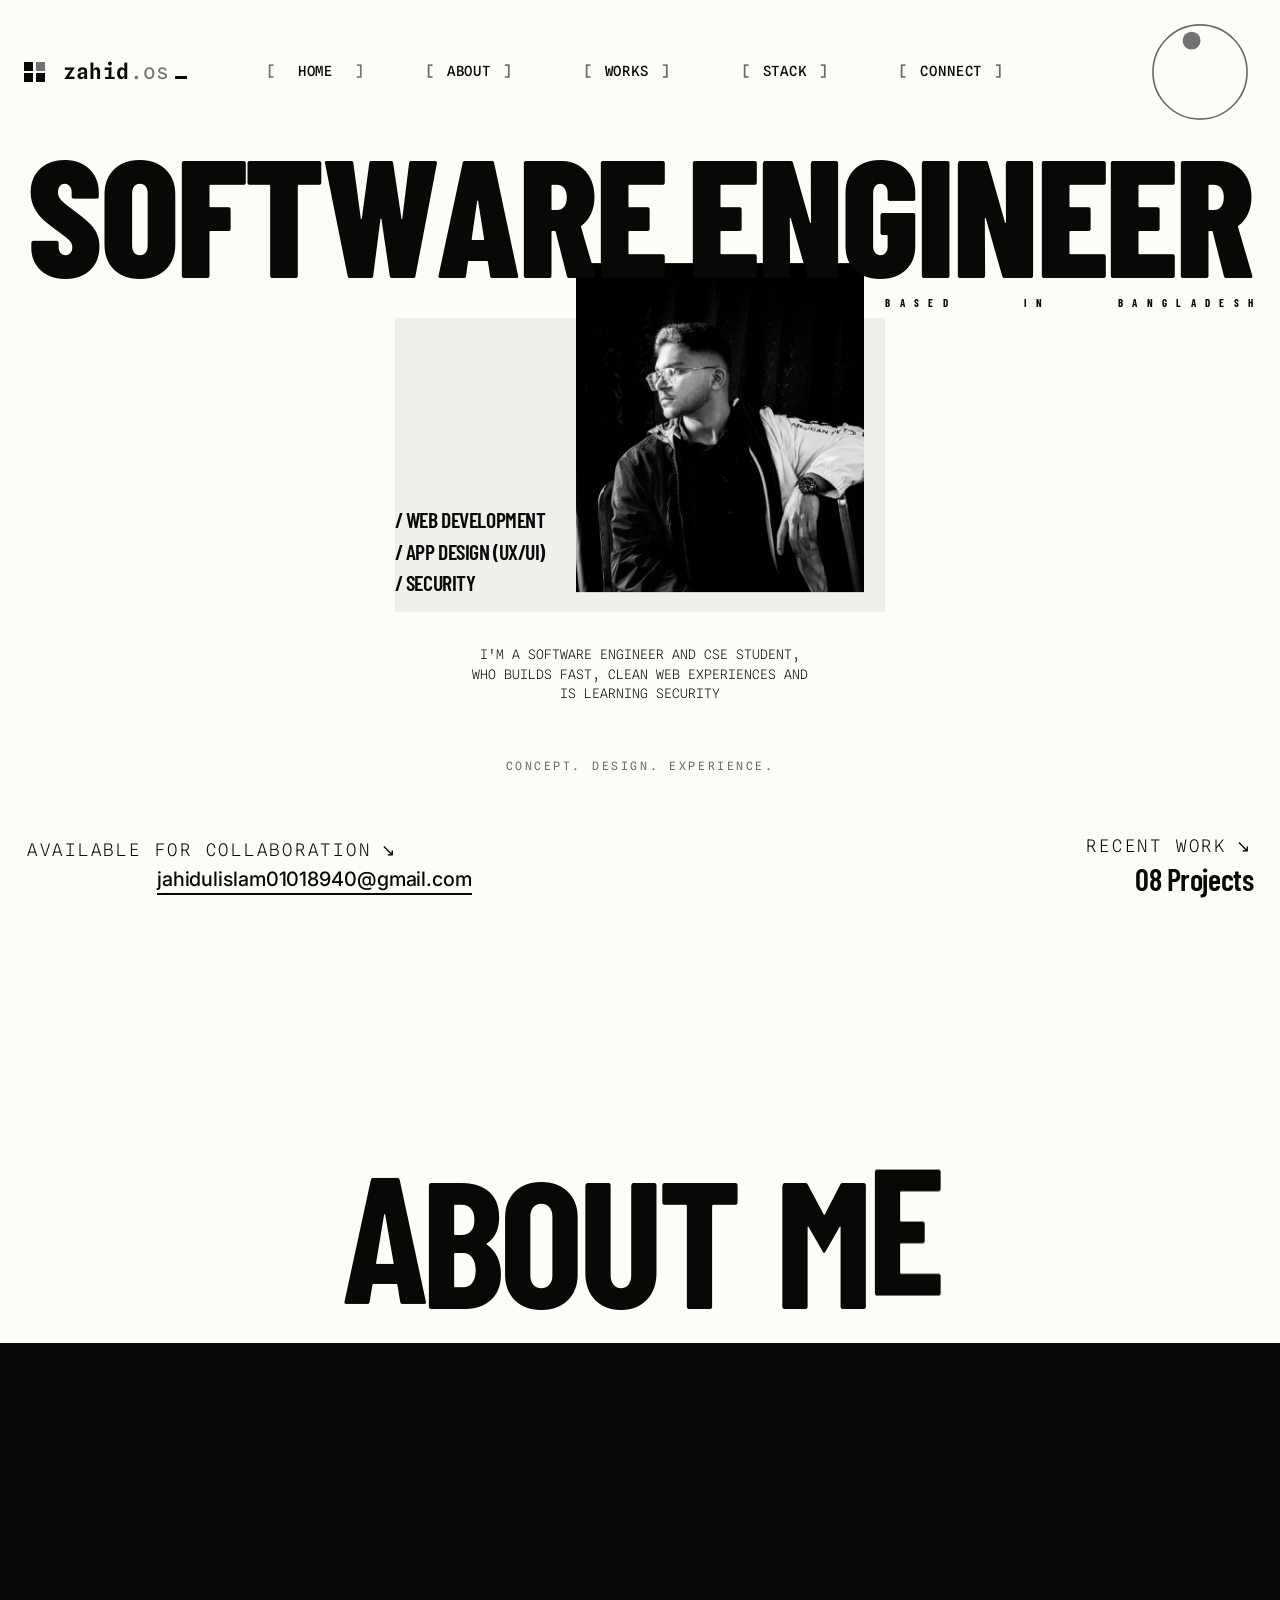
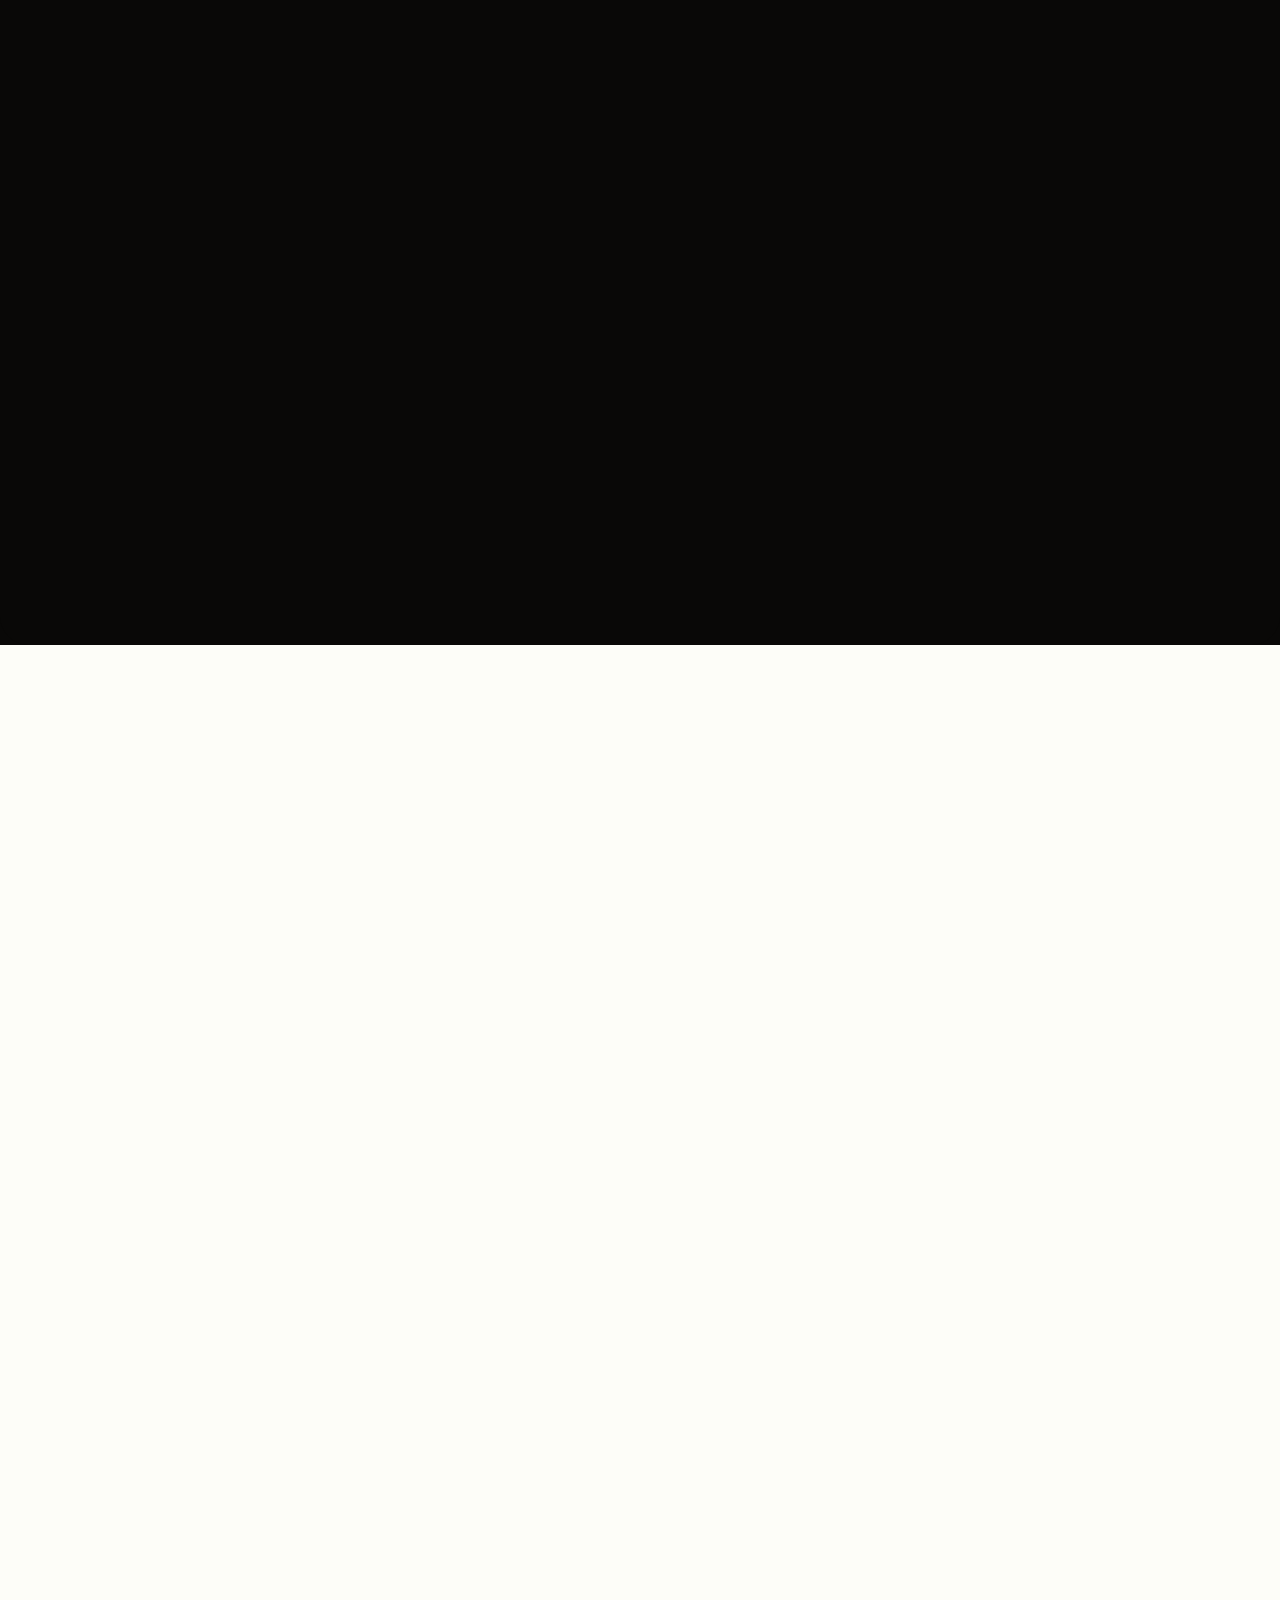
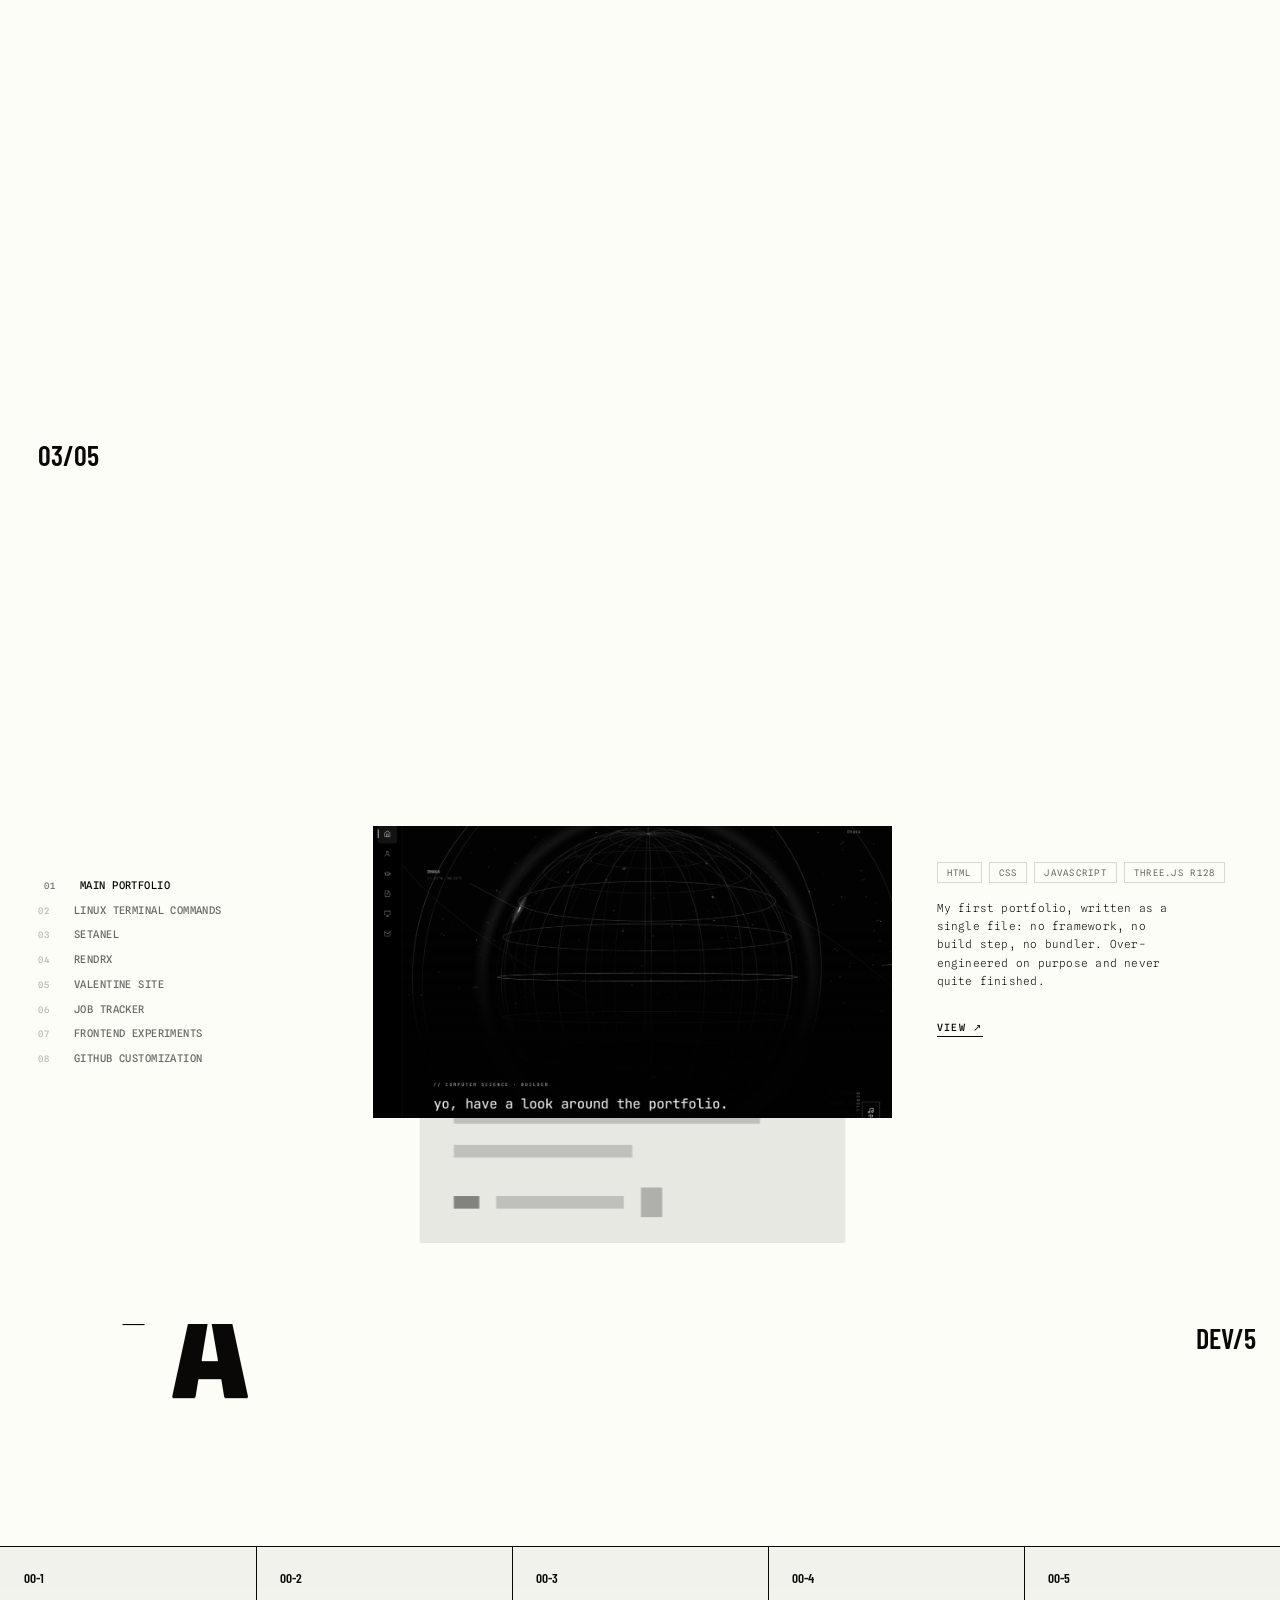
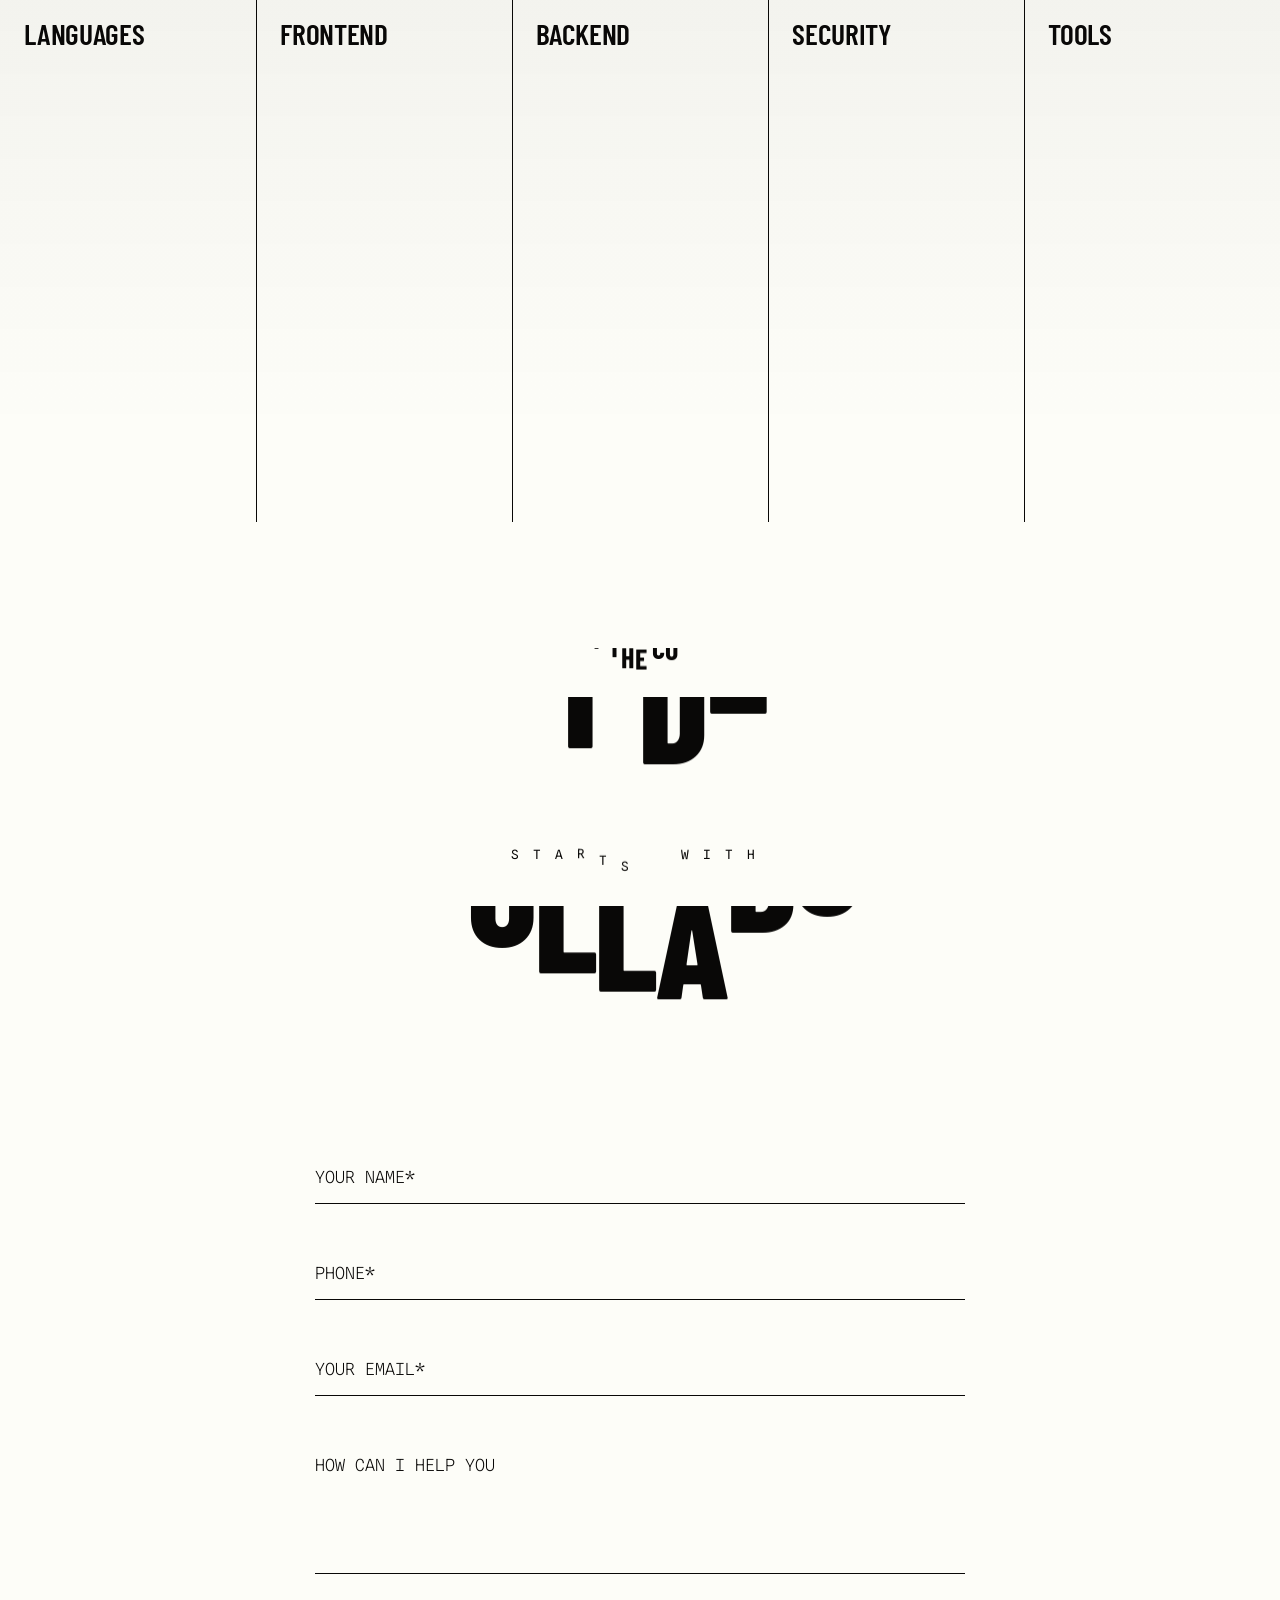
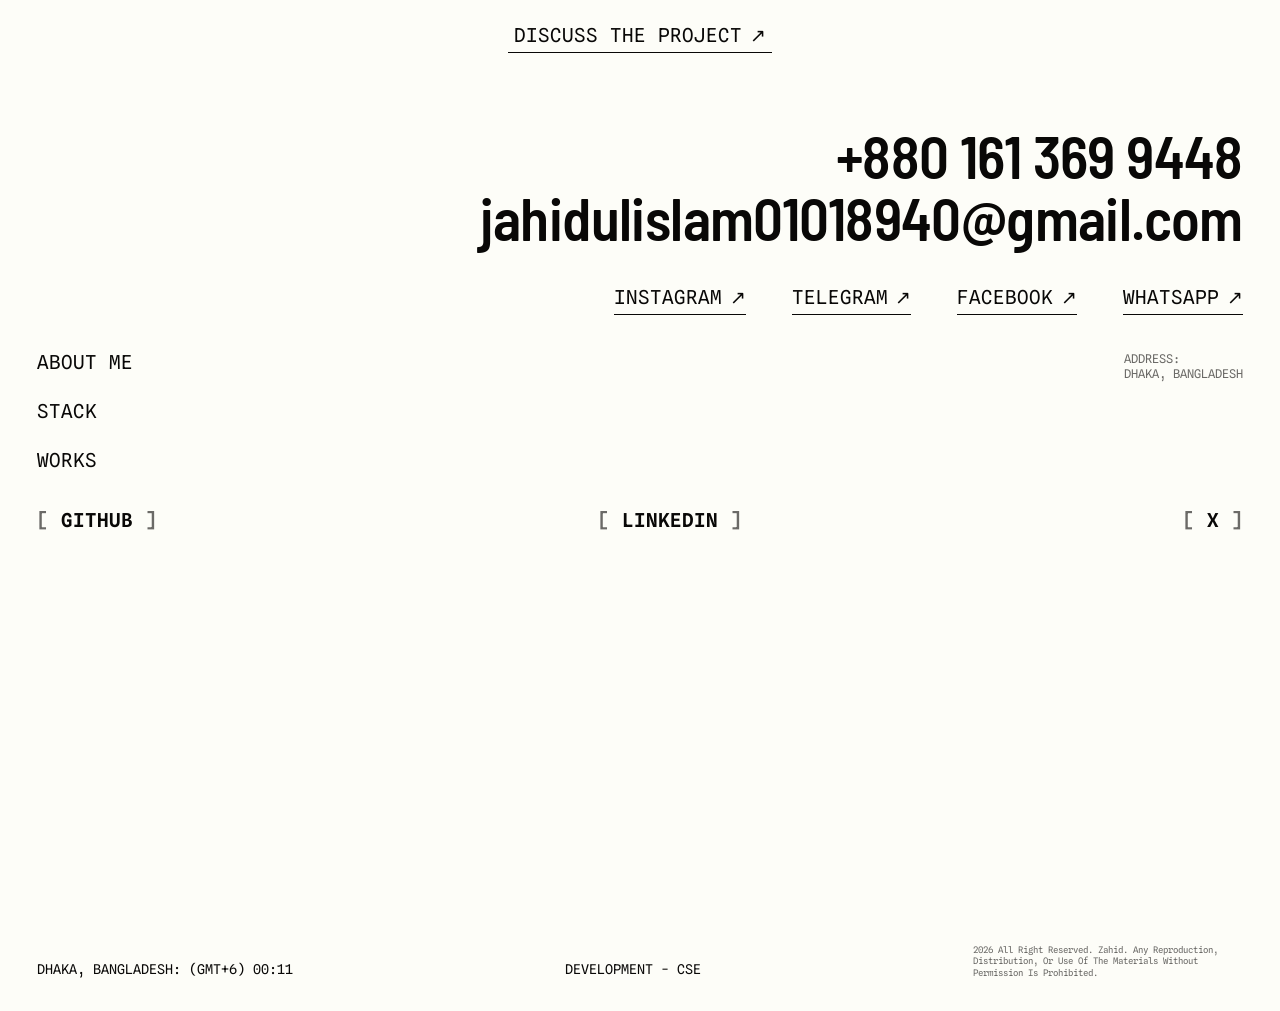
<file: index.html>
<!DOCTYPE html>
<html lang="en">
<head>
<meta charset="utf-8">
<meta name="viewport" content="width=device-width, initial-scale=1, viewport-fit=cover">
<title>zahid.os</title>
<link rel="icon" type="image/svg+xml" href="assets/favicon.svg">
<link rel="preconnect" href="https://fonts.googleapis.com">
<link rel="preconnect" href="https://fonts.gstatic.com" crossorigin>
<link href="https://fonts.googleapis.com/css2?family=Spline+Sans+Mono:wght@200;300;400;500;600&family=Barlow+Condensed:wght@600;700;800&family=Barlow+Semi+Condensed:wght@500;600&family=Inter:wght@500;600;700&display=swap" rel="stylesheet">
<link rel="stylesheet" href="css/header.css">
<link rel="stylesheet" href="css/one-page.css">
<link rel="stylesheet" href="css/sections/home.css?v=106">
<link rel="stylesheet" href="css/sections/connect.css">
<link rel="stylesheet" href="css/sections/services.css?v=3">
<link rel="stylesheet" href="css/sections/works.css">
<link rel="stylesheet" href="css/sections/works-scroll.css?v=6">
<link rel="stylesheet" href="css/sections/about.css">
<link rel="stylesheet" href="css/loader.css">
<link rel="stylesheet" href="css/cursor.css">
<link rel="stylesheet" href="css/rail.css">
<link rel="stylesheet" href="css/perf.css">
<link rel="stylesheet" href="css/mobile-nav.css">
<style>
  html.sl, html.sl body { overflow: hidden !important; }
  html.sl > body > header,
  html.sl > body > main { visibility: hidden !important; }
</style>
<script>
// Runs before the browser restores scroll position. Must be classic (not module).
if ("scrollRestoration" in history) history.scrollRestoration = "manual";
document.documentElement.classList.add("sl");
</script>
</head>
<body>


<div id="ld" role="status" aria-live="polite" aria-label="Loading"><div class="ld-bg"></div><div class="ld-dial"><svg viewBox="0 0 100 100" aria-hidden="true"><circle class="ld-ring" cx="50" cy="50" r="42"/></svg><div class="ld-orbit"><svg viewBox="0 0 100 100" aria-hidden="true"><circle class="ld-knob" cx="50" cy="21" r="5.85"/></svg></div></div><div class="ld-s" aria-hidden="true"><span class="ld-a">Initializing system<span class="ld-dots"><i></i><i></i><i></i></span></span><span class="ld-b">System ready<i class="ld-ok"></i></span></div><span class="ld-sr">Loading zahid.os</span></div>


<header>
  <button class="logo" id="home" aria-label="zahid.os, back to top"><span class="lg-m" aria-hidden="true"><i></i><i></i><i></i><i></i></span><span class="lg-t" aria-hidden="true">zahid<b>.os</b><u></u></span></button>
  
  <nav aria-label="Sections">
    <button class="nav nav-home" data-run="home" aria-label="Home" data-label="Home"><i class="l" aria-hidden="true">[</i><span class="t" data-text="HOME" aria-hidden="true">HOME</span><i class="r" aria-hidden="true">]</i><svg class="nav-ic" viewBox="0 0 24 24" aria-hidden="true" fill="none" stroke="currentColor" stroke-width="1.7" stroke-linecap="round" stroke-linejoin="round"><path d="M3 10.5 12 3l9 7.5"/><path d="M5.5 9.5V20a1 1 0 0 0 1 1h11a1 1 0 0 0 1-1V9.5"/><path d="M9.5 21v-6h5v6"/></svg></button><button class="nav" data-run="about" aria-label="About" data-label="About"><i class="l" aria-hidden="true">[</i><span class="t" data-text="ABOUT" aria-hidden="true">ABOUT</span><i class="r" aria-hidden="true">]</i><svg class="nav-ic" viewBox="0 0 24 24" aria-hidden="true" fill="none" stroke="currentColor" stroke-width="1.7" stroke-linecap="round" stroke-linejoin="round"><circle cx="12" cy="8" r="3.5"/><path d="M5.5 20.5c.5-3.5 3.5-5.5 6.5-5.5s6 2 6.5 5.5"/></svg></button>
    <button class="nav" data-run="works" aria-label="Works" data-label="Works"><i class="l" aria-hidden="true">[</i><span class="t" data-text="WORKS" aria-hidden="true">WORKS</span><i class="r" aria-hidden="true">]</i><svg class="nav-ic" viewBox="0 0 24 24" aria-hidden="true" fill="none" stroke="currentColor" stroke-width="1.7" stroke-linecap="round" stroke-linejoin="round"><rect x="3.5" y="3.5" width="7" height="7" rx="1.5"/><rect x="13.5" y="3.5" width="7" height="7" rx="1.5"/><rect x="3.5" y="13.5" width="7" height="7" rx="1.5"/><rect x="13.5" y="13.5" width="7" height="7" rx="1.5"/></svg></button>
    <button class="nav" data-run="services" aria-label="Services" data-label="Services"><i class="l" aria-hidden="true">[</i><span class="t" data-text="STACK" aria-hidden="true">STACK</span><i class="r" aria-hidden="true">]</i><svg class="nav-ic" viewBox="0 0 24 24" aria-hidden="true" fill="none" stroke="currentColor" stroke-width="1.7" stroke-linecap="round" stroke-linejoin="round"><path d="M12 2.5 L20.5 7 V17 L12 21.5 L3.5 17 V7 Z"/><circle cx="12" cy="12" r="2.8"/></svg></button>
    <button class="nav" data-run="connect" aria-label="Connect" data-label="Connect"><i class="l" aria-hidden="true">[</i><span class="t" data-text="CONNECT" aria-hidden="true">CONNECT</span><i class="r" aria-hidden="true">]</i><svg class="nav-ic" viewBox="0 0 24 24" aria-hidden="true" fill="none" stroke="currentColor" stroke-width="1.7" stroke-linecap="round" stroke-linejoin="round"><rect x="3" y="5.5" width="18" height="13" rx="2"/><path d="M3.5 7 L12 13 L20.5 7"/></svg></button>
  </nav>
  <svg id="dial" title="Drag to change the time of day" viewBox="0 0 100 100" tabindex="0" role="slider" aria-label="Time of day"
       aria-valuemin="0" aria-valuemax="24" aria-valuenow="12">
    <circle class="ring" cx="50" cy="50" r="42" fill="none" stroke="var(--dim)" stroke-width="1.5"/>
    <circle id="knob" r="8" fill="var(--ac)"/>
  </svg>
</header>

<main>
  <h1>Zahid</h1>
  <div id="panel" aria-live="polite"><p class="sub">CSE student in Dhaka. Drag the dial to change the theme.</p></div>
</main>

<script type="module" src="js/main.js?v=127"></script>


</body>
</html>
</file>
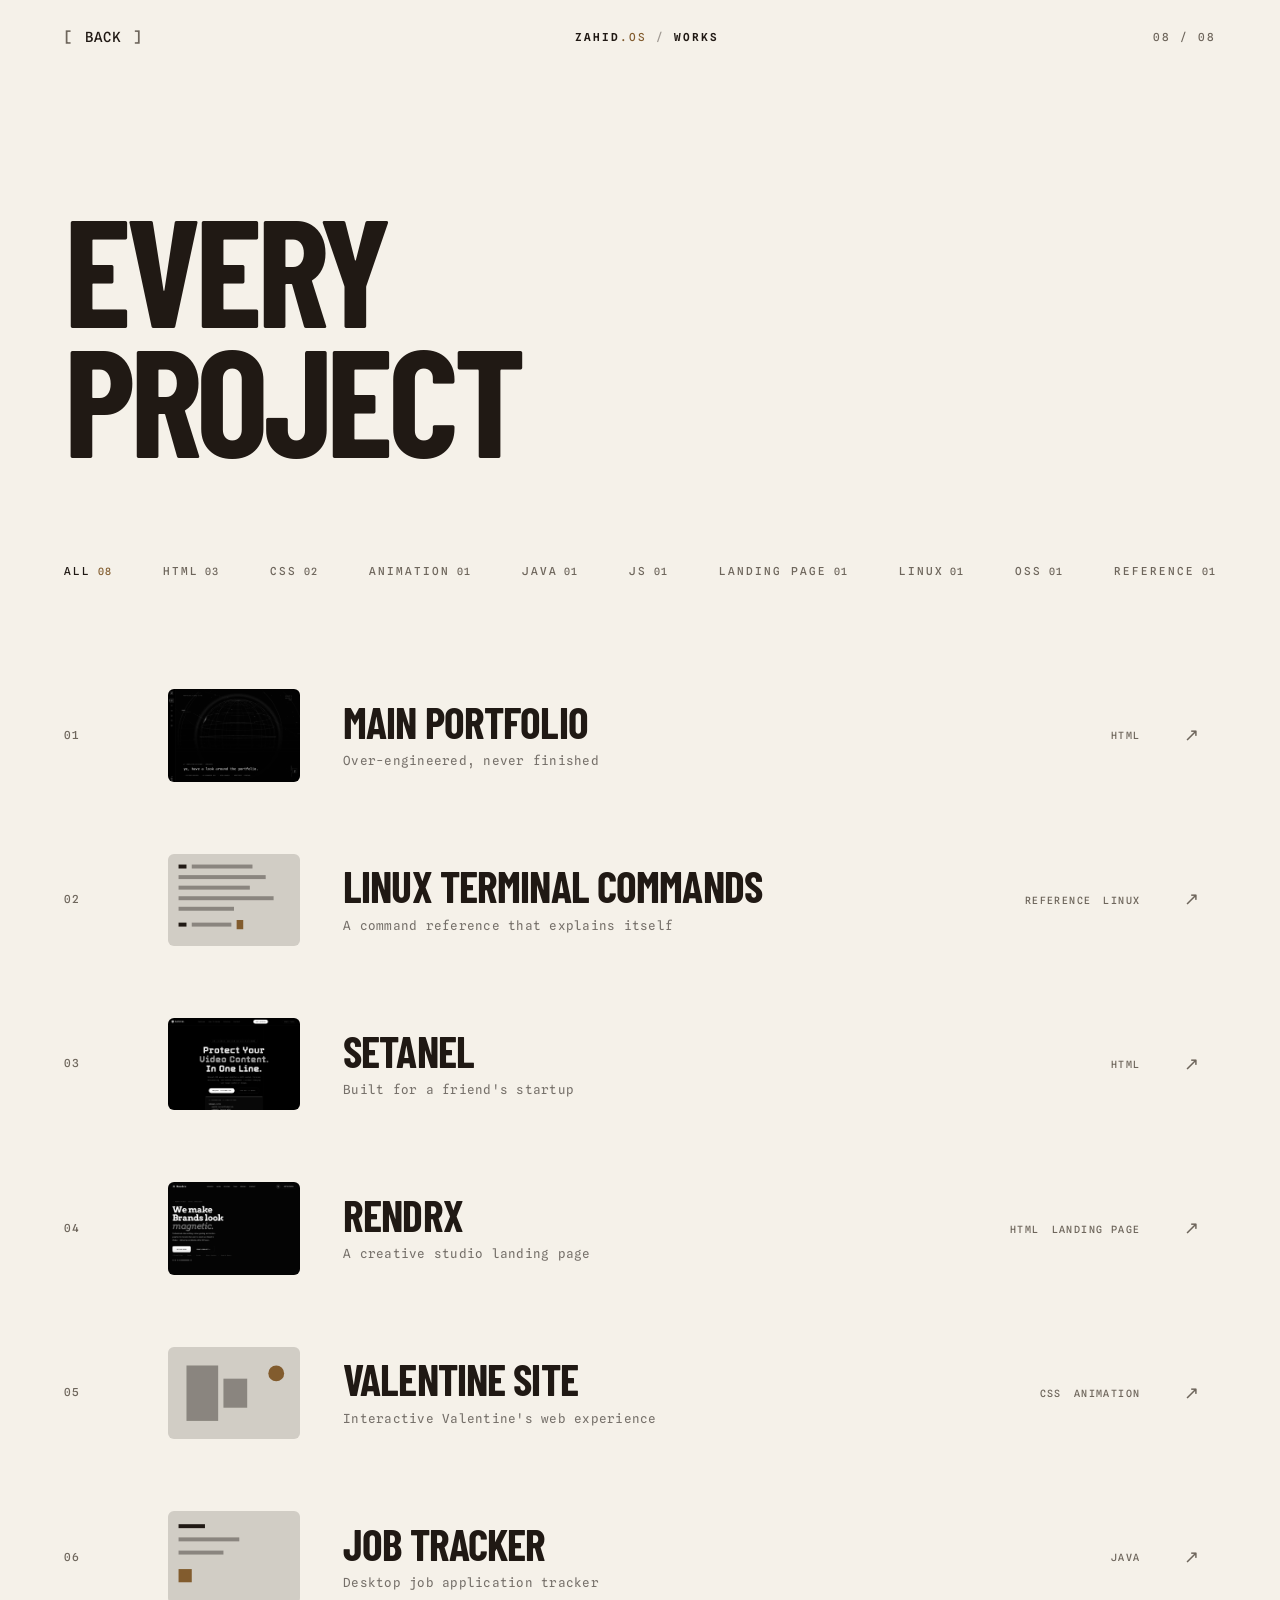
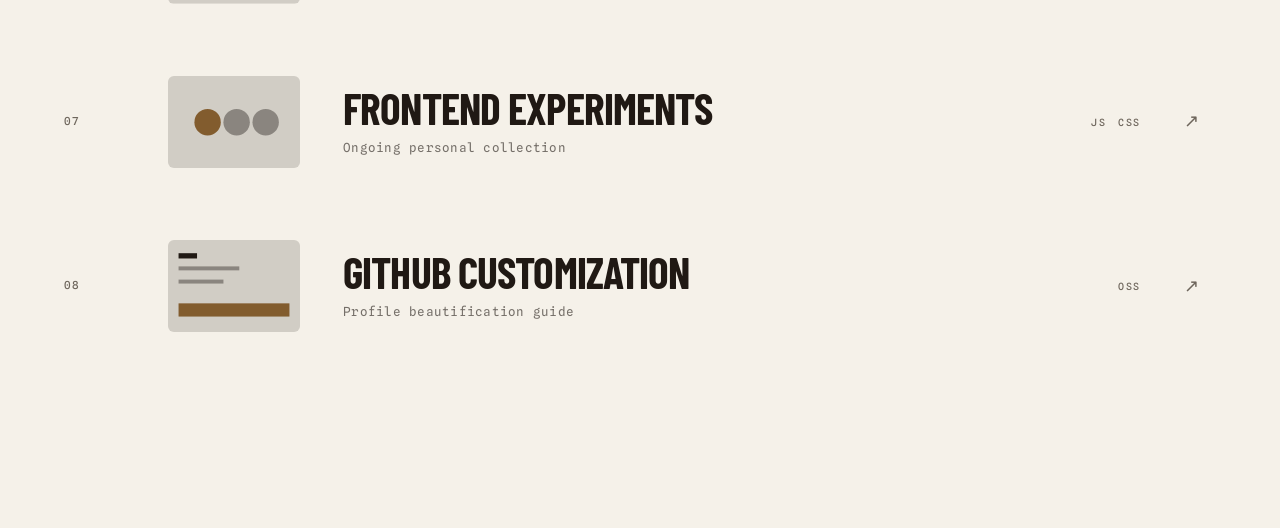
<file: projects.html>
<!DOCTYPE html>
<html lang="en">
<head>
<meta charset="utf-8">
<meta name="viewport" content="width=device-width, initial-scale=1, viewport-fit=cover">
<title>zahid.os — works</title>
<link rel="icon" type="image/svg+xml" href="assets/favicon.svg">
<link rel="preconnect" href="https://fonts.googleapis.com">
<link rel="preconnect" href="https://fonts.gstatic.com" crossorigin>
<link href="https://fonts.googleapis.com/css2?family=Spline+Sans+Mono:wght@300;400;500;600&family=Barlow+Condensed:wght@600;700;800&display=swap" rel="stylesheet">
<script>
/* apply the palette last set by the main site's dial */
try {
  var saved = localStorage.getItem("zahid_theme");
  if (saved) {
    var t = JSON.parse(saved);
    var r = document.documentElement.style;
    if (t.bg)  r.setProperty("--bg",  "rgb(" + t.bg  + ")");
    if (t.fg)  r.setProperty("--fg",  "rgb(" + t.fg  + ")");
    if (t.ac)  r.setProperty("--ac",  "rgb(" + t.ac  + ")");
    if (t.dim) r.setProperty("--dim", "rgb(" + t.dim + ")");
  }
} catch (e) {}
</script>
<link rel="stylesheet" href="css/projects.css">
</head>
<body>
<header class="pk-top">
  <a class="pk-back" href="index.html#works" aria-label="Back to works"><i class="l" aria-hidden="true">[</i><span class="t">BACK</span><i class="r" aria-hidden="true">]</i></a>
  <span class="pk-brand">zahid<b>.os</b> <span style="opacity:.4">/</span> works</span>
  <span class="pk-count" id="pk-count">-- / --</span>
</header>
<main class="pk">
  <h1 class="pk-h">Every<br>project</h1>
  <nav class="pk-filter" id="pk-filter" aria-label="Filter projects"></nav>
  <ol class="pk-list" id="pk-list"></ol>
</main>
<script type="module" src="js/projects.js?v=3"></script>
</body>
</html>
</file>
<file: css/header.css>
/* Colors are tokens. JS rewrites them every time the dial moves. Defaults = off-white (the start of every load). */
  :root {
    --bg: rgb(245,241,233); --fg: rgb(32,25,20); --ac: rgb(130,92,46); --dim: rgb(110,102,92);
    box-sizing: border-box;
    padding-top: env(safe-area-inset-top, 0px);
    padding-bottom: env(safe-area-inset-bottom, 0px);
  }
  html { scroll-padding-top: env(safe-area-inset-top, 0px); }
  *, *::before, *::after { box-sizing: inherit; }
  body {
    margin: 0; min-height: 100vh; min-height: 100dvh;
    background: var(--bg);
    color: var(--fg);
    font: 400 15px/1.6 "Spline Sans Mono", ui-monospace, "SF Mono", Menlo, Consolas, monospace;
  }
  header {
    display: grid; grid-template-columns: 1fr auto 1fr; align-items: center; gap: 24px;
    max-width: 1100px; margin: 0 auto; padding: 16px 20px 0;
  }
    nav { display: flex; justify-content: center; align-items: center; gap: clamp(16px, 5.6vw, 104px); }
  .nav {
    position: relative; background: none; border: 0; margin: 0; padding: 6px 1.5em;
    font: inherit; font-weight: 600; font-size: clamp(14px, .95vw, 18px); line-height: 1.4; letter-spacing: .06em;
    color: var(--fg); cursor: pointer; outline: none; -webkit-tap-highlight-color: transparent;
  }
  .nav .t { display: inline-block; white-space: pre; font-weight: 500; }
  .nav i { font-weight: 600; }
  /* brackets are positioned, so opening them never pushes the neighbours around */
  .nav i {
    position: absolute; top: 50%; font-style: normal; color: var(--dim);
    transition: transform .7s cubic-bezier(.16, 1, .3, 1), color .4s ease;
  }
  .nav .l { left: 0;  transform: translate(0, -50%); }
  .nav .r { right: 0; transform: translate(0, -50%); }
  .nav[aria-current="true"] .l, .nav:hover .l, .nav:focus-visible .l { transform: translate(-.7em, -50%); color: var(--ac); }
  .nav[aria-current="true"] .r, .nav:hover .r, .nav:focus-visible .r { transform: translate(.7em, -50%);  color: var(--ac); }
  .nav:focus-visible .t { text-decoration: underline; text-underline-offset: 5px; }
  @media (max-width: 720px) {
    header { display: flex; flex-wrap: wrap; gap: 8px 16px; }
    .logo { margin-right: auto; }
    nav { order: 3; flex-basis: 100%; gap: 0; justify-content: space-between; }
    .nav { padding: 12px 1em; font-size: 13px; }
    header #dial { width: 80px; height: 80px; }
  }
  #dial { width: 112px; height: 112px; flex: none; justify-self: end; cursor: grab; touch-action: none; user-select: none; }
  #dial:active { cursor: grabbing; }
  #dial { outline: none; -webkit-tap-highlight-color: transparent; }
  #dial:focus-visible .ring { stroke: var(--ac); stroke-width: 3; }
  main { max-width: 1100px; margin: 0 auto; padding: 8px 20px 60px; }
  h1 { font-size: clamp(30px, 7vw, 54px); line-height: 1.05; font-weight: 600; margin: 24px 0 6px; letter-spacing: -.02em; }
  .sub { color: var(--dim); margin: 0 0 28px; }
  .dim { color: var(--dim); }
  #panel { max-width: 60ch; }
  #panel p { margin: 0 0 16px; }
  #panel > * { animation: rise .6s cubic-bezier(.16, 1, .3, 1) both; }
  @keyframes rise { from { opacity: 0; transform: translateY(8px); } to { opacity: 1; transform: none; } }
  @media (prefers-reduced-motion: reduce) { #panel > * { animation: none; } }
  .logo {
    justify-self: start; text-align: left;
    background: none; border: 0; padding: 0; margin: 0; flex: none; cursor: pointer;
    font: inherit; font-weight: 600; color: var(--fg); outline: none; -webkit-tap-highlight-color: transparent;
  }
  .logo:focus-visible { text-decoration: underline; text-underline-offset: 5px; }


  /* ---------- logo: a four-pixel mark that shuffles on hover, a wordmark with an accent suffix and a blinking cursor ---------- */
  .logo { display: inline-flex; align-items: center; gap: .85em; font-size: clamp(20px, 1.65vw, 28px); letter-spacing: .01em; line-height: 1; padding: 6px 0; }
  .lg-m { display: grid; grid-template-columns: repeat(2, .42em); grid-template-rows: repeat(2, .42em); gap: .12em; }
  .lg-m i { display: block; background: var(--fg); transition: transform .8s cubic-bezier(.19, 1, .22, 1), background .4s ease; }
  .lg-m i:nth-child(2) { background: var(--ac); }
  .logo:hover .lg-m i:nth-child(1), .logo:focus-visible .lg-m i:nth-child(1) { transform: translate3d(.54em, 0, 0); }
  .logo:hover .lg-m i:nth-child(2), .logo:focus-visible .lg-m i:nth-child(2) { transform: translate3d(0, .54em, 0); }
  .logo:hover .lg-m i:nth-child(4), .logo:focus-visible .lg-m i:nth-child(4) { transform: translate3d(-.54em, 0, 0); }
  .logo:hover .lg-m i:nth-child(3), .logo:focus-visible .lg-m i:nth-child(3) { transform: translate3d(0, -.54em, 0); }
  .lg-t { font-weight: 600; letter-spacing: .02em; }
  .lg-t b { font-weight: 400; color: var(--ac); transition: color .4s ease; }
  .lg-t u { display: inline-block; width: .6em; height: 3px; margin-left: .22em; background: var(--fg); text-decoration: none; vertical-align: baseline; animation: lgblink 1.1s steps(1) infinite; }
  @keyframes lgblink { 50% { opacity: 0; } }
  .logo:focus-visible { text-decoration: none; outline: 1px solid var(--ac); outline-offset: 6px; }
  @media (prefers-reduced-motion: reduce) { .lg-t u { animation: none; } .lg-m i { transition: none; } }

  /* nav text flips to the page colour while it sits over the dark About block */
  body.one header.inv { --fg: var(--bg); --dim: color-mix(in srgb, var(--bg) 62%, transparent); --ac: color-mix(in srgb, var(--bg) 78%, transparent); }
  body.one header .nav, body.one header .logo, body.one header .lg-t b { transition: color .35s ease; }
</file>
<file: css/one-page.css>
/* ---------- ONE PAGE: every section stacked on a single scroll ---------- */
  body.one { --e: cubic-bezier(.16, 1, .3, 1); --hp: clamp(16px, 2.1vw, 40px); --pad: clamp(18px, 1.9vw, 32px); --hh: 104px; }
  body.one header { position: fixed; top: 0; left: 0; right: 0; z-index: 50; max-width: none; margin: 0;
    padding: calc(16px + env(safe-area-inset-top, 0px)) var(--pad) 10px;
    background: transparent;
    transition: transform .7s var(--e); }
  body.one header.away { transform: translateY(-101%); }
  body.one main { max-width: none; padding: 0; }
  body.one main > h1 { display: none; }
  body.one #panel { max-width: none; }
  body.one #panel > * { animation: none; }
  #s-home { padding: calc(var(--hh) + clamp(8px, 1.2vw, 20px)) var(--hp) clamp(32px, 4vw, 72px); }
  #s-connect { padding: 0 clamp(20px, 2.9vw, 52px) 32px; }
  /* about: lock -> 1 scroll (40vh) to read -> letters fall -> 2 more scrolls. 100 + 120 = 220vh */
  .ab-scene { height: 220vh; height: 220dvh; }
  /* scroll reveals: .rc = text wipes up from a mask, .rv = block fades and rises */
  .rv { opacity: 0; transform: translate3d(0, 44px, 0); transition: opacity 1.5s cubic-bezier(.22, 1, .36, 1), transform 1.9s cubic-bezier(.19, 1, .22, 1); transition-delay: var(--rd, 0s); }
  .rv.in { opacity: 1; transform: none; }
  .rc { opacity: 0; transform: translate3d(0, 55%, 0); transition: opacity 1.2s cubic-bezier(.22, 1, .36, 1), transform 2s cubic-bezier(.19, 1, .22, 1); transition-delay: var(--rd, 0s); }
  .rc.in { opacity: 1; transform: none; }
  body.one .acc .col { animation-play-state: paused; }
  body.one .acc.in .col { animation-play-state: running; }
  @media (prefers-reduced-motion: reduce) { .rv, .rc { transition: none; } body.one header { transition: none; } }


  

/* ═══════════════════════════════════════════════════════════════════
   scroll polish: refined reveals, parallax hints
   ═══════════════════════════════════════════════════════════════════ */

/* refined reveal curves: tighter ease, shorter duration, subtle scale */
.rv {
  transform: translate3d(0, 34px, 0) scale(.985);
  transition:
    opacity 1.05s cubic-bezier(.16, 1, .3, 1),
    transform 1.35s cubic-bezier(.16, 1, .3, 1);
  transition-delay: var(--rd, 0s);
  will-change: opacity, transform;
}
.rv.in {
  opacity: 1;
  transform: none;
  will-change: auto;
}

.rc {
  transition:
    opacity .85s cubic-bezier(.16, 1, .3, 1),
    transform 1.45s cubic-bezier(.16, 1, .3, 1);
  transition-delay: var(--rd, 0s);
  will-change: opacity, transform;
}
.rc.in {
  opacity: 1;
  transform: none;
  will-change: auto;
}

/* parallax: promote to GPU layer while drifting */
[data-px] {
  will-change: transform;
  backface-visibility: hidden;
}

/* mobile: shorter reveals feel snappier on smaller screens */
@media (max-width: 720px) {
  .rv { transition-duration: .85s, 1.1s; }
  .rc { transition-duration: .7s, 1.15s; }
}

@media (prefers-reduced-motion: reduce) {
  .rv, .rc { transition: none !important; }
  [data-px] { transform: none !important; will-change: auto; }
}
</file>
<file: css/sections/home.css>
/* ---------- HOME page ---------- */
  .is-home { --hp: clamp(16px, 2.1vw, 40px); }
  .is-home header { max-width: none; padding-left: var(--hp); padding-right: var(--hp); }
  .is-home main { max-width: none; padding: 0 var(--hp) clamp(32px, 4vw, 72px); }
  .is-home main > h1 { display: none; }
  .is-home #panel { max-width: none; }
  .is-home #panel > * { animation: none; }
  .hm { --c: "Barlow Condensed", "Arial Narrow", sans-serif; --m: "Spline Sans Mono", ui-monospace, Menlo, Consolas, monospace; text-transform: uppercase; }
  .hm-h { position: relative; z-index: 2; margin: -.06em 0 0; width: max-content; font: 800 100px/.8 var(--c); letter-spacing: -.02em; word-spacing: -.04em; white-space: nowrap; pointer-events: none; }
  .hm-h.two { width: auto; }
  .hm-h .hl { display: inline-block; will-change: transform; }
  .hm-h.two > span { display: block; width: max-content; }
  .hm-stage { display: grid; grid-template-columns: 1fr 40% 1fr; margin-top: clamp(28px, 3.2vw, 60px); }
  .hm-card { grid-column: 2; grid-row: 1; position: relative; aspect-ratio: 711 / 427; }
  .hm-card::before { content: ""; position: absolute; inset: 0; background: var(--fg); opacity: .05; }
  .hm-photo { position: absolute; z-index: 1; right: 4.2%; bottom: 6.8%; width: 58.8%; aspect-ratio: 418 / 477; object-fit: cover; object-position: 50% 18%; display: block; }
  .hm-list { position: absolute; z-index: 2; left: 0; bottom: 4.5%; margin: 0; padding: 0; list-style: none; font: 600 clamp(20px, 1.7vw, 34px)/1.45 var(--c); letter-spacing: -.02em; }
  .hm-based { grid-column: 3; grid-row: 1; align-self: start; margin-top: calc(-1em - 10px); display: flex; justify-content: space-between;
    font: 700 clamp(11px, .85vw, 16px)/1 var(--c); letter-spacing: .85em; }
  .hm-based span:last-child { margin-right: -.85em; }
  #panel .hm-intro { padding-bottom: clamp(12px, 1.5vw, 24px); grid-column: 1 / -1; justify-self: center; text-align: center; max-width: 43ch; margin: clamp(28px, 2.6vw, 48px) 0 0; font: 300 clamp(13px, .95vw, 17px)/1.5 var(--m); }
  @media (max-width: 1100px) { .hm-based { letter-spacing: .3em; } .hm-based span:last-child { margin-right: -.3em; } }
  @media (max-width: 720px) {
    .hm-stage { grid-template-columns: 1fr; margin-top: 20px; }
    .hm-card { grid-column: 1; aspect-ratio: 1 / 1.05; }
    .hm-photo { top: -8%; bottom: auto; width: 62%; }
    .hm-list { font-size: 19px; }
    .hm-based { grid-column: 1; grid-row: 2; margin: 22px 0 0; font-size: 12px; letter-spacing: .5em; }
    .hm-based span:last-child { margin-right: -.5em; }
    #panel .hm-intro { padding-bottom: clamp(12px, 1.5vw, 24px); grid-row: 3; font-size: 12px; margin-top: 28px; }
  }

  

/* --- mobile: flattened home layout (v2, force overrides) --- */
@media (max-width: 720px) {

  /* Heading: kill all clipping, force safe size, no negative margin */
  .hm-h {
    margin: 4px 0 12px !important;
    padding: 0 !important;
    line-height: 1 !important;
    overflow: visible !important;
    clip-path: none !important;
    -webkit-clip-path: none !important;
    height: auto !important;
    width: 100% !important;
    white-space: normal !important;
    pointer-events: auto;
  }
  .hm-h > span {
    display: block !important;
    width: auto !important;
    font-size: clamp(44px, 15.5vw, 88px) !important;
    line-height: .95 !important;
    letter-spacing: -.02em !important;
    overflow: visible !important;
    height: auto !important;
  }
  .hm-h .hl {
    /* keep letter-level transforms for the drop-in animation,
       but never clip the glyphs */
    overflow: visible !important;
  }

  /* Stage */
  .hm-stage {
    display: block !important;
    margin-top: 12px !important;
    grid-template-columns: none !important;
  }

  /* Card: fully gone */
  .hm-card {
    display: block !important;
    aspect-ratio: auto !important;
    position: static !important;
    margin: 0 !important;
    padding: 0 !important;
    background: none !important;
  }
  .hm-card::before { display: none !important; }

  /* Photo: full width, no offset, no overlay */
  .hm-photo {
    position: static !important;
    display: block !important;
    width: 100% !important;
    height: auto !important;
    aspect-ratio: 4 / 5 !important;
    max-height: 62vh !important;
    object-fit: cover !important;
    object-position: 50% 22% !important;
    right: auto !important;
    bottom: auto !important;
    top: auto !important;
    left: auto !important;
    border-radius: 4px !important;
    margin: 0 0 18px !important;
  }

  /* Service list */
  .hm-list {
    position: static !important;
    left: auto !important;
    bottom: auto !important;
    margin: 0 !important;
    padding: 0 !important;
    font-size: 17px !important;
    line-height: 1.55 !important;
    text-align: left !important;
  }
  .hm-list li { display: block; }

  /* Based-in */
  .hm-based {
    grid-column: auto !important;
    grid-row: auto !important;
    display: flex !important;
    justify-content: space-between !important;
    align-items: baseline !important;
    margin: 22px 0 0 !important;
    font-size: 11px !important;
    letter-spacing: .28em !important;
    width: 100% !important;
    text-align: left !important;
  }
  .hm-based span:last-child { margin-right: -.28em !important; }

  /* Intro */
  #panel .hm-intro { padding-bottom: clamp(12px, 1.5vw, 24px);
    grid-column: auto !important;
    margin: 26px 0 0 !important;
    padding: 0 4px !important;
    max-width: 100% !important;
    font-size: 13px !important;
    line-height: 1.55 !important;
    text-align: center !important;
    justify-self: auto !important;
  }
}


/* --- mobile: flattened home layout (v2, force overrides) --- */
@media (max-width: 720px) {

  /* Heading: kill all clipping, force safe size, no negative margin */
  .hm-h {
    margin: 4px 0 12px !important;
    padding: 0 !important;
    line-height: 1 !important;
    overflow: visible !important;
    clip-path: none !important;
    -webkit-clip-path: none !important;
    height: auto !important;
    width: 100% !important;
    white-space: normal !important;
    pointer-events: auto;
  }
  .hm-h > span {
    display: block !important;
    width: auto !important;
    font-size: clamp(44px, 15.5vw, 88px) !important;
    line-height: .95 !important;
    letter-spacing: -.02em !important;
    overflow: visible !important;
    height: auto !important;
  }
  .hm-h .hl {
    /* keep letter-level transforms for the drop-in animation,
       but never clip the glyphs */
    overflow: visible !important;
  }

  /* Stage */
  .hm-stage {
    display: block !important;
    margin-top: 12px !important;
    grid-template-columns: none !important;
  }

  /* Card: fully gone */
  .hm-card {
    display: block !important;
    aspect-ratio: auto !important;
    position: static !important;
    margin: 0 !important;
    padding: 0 !important;
    background: none !important;
  }
  .hm-card::before { display: none !important; }

  /* Photo: full width, no offset, no overlay */
  .hm-photo {
    position: static !important;
    display: block !important;
    width: 100% !important;
    height: auto !important;
    aspect-ratio: 4 / 5 !important;
    max-height: 62vh !important;
    object-fit: cover !important;
    object-position: 50% 22% !important;
    right: auto !important;
    bottom: auto !important;
    top: auto !important;
    left: auto !important;
    border-radius: 4px !important;
    margin: 0 0 18px !important;
  }

  /* Service list */
  .hm-list {
    position: static !important;
    left: auto !important;
    bottom: auto !important;
    margin: 0 !important;
    padding: 0 !important;
    font-size: 17px !important;
    line-height: 1.55 !important;
    text-align: left !important;
  }
  .hm-list li { display: block; }

  /* Based-in */
  .hm-based {
    grid-column: auto !important;
    grid-row: auto !important;
    display: flex !important;
    justify-content: space-between !important;
    align-items: baseline !important;
    margin: 22px 0 0 !important;
    font-size: 11px !important;
    letter-spacing: .28em !important;
    width: 100% !important;
    text-align: left !important;
  }
  .hm-based span:last-child { margin-right: -.28em !important; }

  /* Intro */
  #panel .hm-intro { padding-bottom: clamp(12px, 1.5vw, 24px);
    grid-column: auto !important;
    margin: 26px 0 0 !important;
    padding: 0 4px !important;
    max-width: 100% !important;
    font-size: 13px !important;
    line-height: 1.55 !important;
    text-align: center !important;
    justify-self: auto !important;
  }
}


/* --- definitive: letter spans must stay inline --- */
@media (max-width: 720px) {
  .hm-h.two > span > .hl,
  .hm-h > span > .hl {
    display: inline-block !important;
    width: auto !important;
    height: auto !important;
    vertical-align: baseline !important;
  }
}


/* ═══════════════════════════════════════════════════════════════════
   home hero: manifesto + footer (matches the reference layout)
   ═══════════════════════════════════════════════════════════════════ */

/* three-word manifesto */
.hm-manifesto {
  grid-column: 1 / -1;
  justify-self: center;
  margin: clamp(28px, 3vw, 40px) 0 0 !important;
  display: flex;
  flex-wrap: wrap;
  justify-content: center;
  gap: .9em;
  font: 400 clamp(11px, .9vw, 14px)/1 "Spline Sans Mono", ui-monospace, Menlo, Consolas, monospace;
  letter-spacing: .22em;
  text-transform: uppercase;
  color: var(--dim);
  text-align: center;
}
.hm-manifesto span { display: inline-block; }

/* the small label */
.hm-foot-label {
  position: relative;
  display: inline-flex;
  align-items: center;
  gap: .55em;
  font: 200 clamp(16px, 1.35vw, 22px)/1 "Spline Sans Mono", ui-monospace, Menlo, Consolas, monospace;
  letter-spacing: .16em;
  text-transform: uppercase;
  color: var(--fg);
  text-decoration: none;
  transition: color .3s ease;
  white-space: nowrap;
}

.hm-foot-label i {
  font-style: normal;
  display: inline-block;
  transition: transform .5s cubic-bezier(.16, 1, .3, 1);
}
.hm-foot-label:hover,
.hm-foot-label:focus-visible { color: var(--ac); }
.hm-foot-label:hover i,
.hm-foot-label:focus-visible i { transform: translate(4px, 4px); }

.hm-foot-label i {
  font-style: normal;
  display: inline-block;
  transition: transform .5s cubic-bezier(.16, 1, .3, 1);
}
.hm-foot-label:hover,
.hm-foot-label:focus-visible { color: var(--fg); }
.hm-foot-label:hover i,
.hm-foot-label:focus-visible i { transform: translate(4px, 4px); }

/* the big text */
.hm-foot-big {
  font-family: "Barlow Condensed", "Arial Narrow", sans-serif;
  font-weight: 600;
  font-size: clamp(26px, 3.4vw, 58px);
  line-height: 1;
  letter-spacing: -.015em;
  color: var(--fg);
  text-decoration: none;
  text-transform: none;
  transition: color .3s ease;
  word-break: break-word;
}
.hm-foot-big:hover,
.hm-foot-big:focus-visible { color: var(--ac); }

/* email specifically gets a heavy underline */
.hm-foot-email {
  position: relative;
  font-family: "Inter", -apple-system, BlinkMacSystemFont, "Segoe UI", Helvetica, Arial, sans-serif;
  font-weight: 500;
  font-size: clamp(18px, 1.55vw, 26px);
  line-height: 1.2;
  letter-spacing: -.005em;
  color: var(--fg);
  text-decoration: none;
  padding-bottom: 4px;
  margin-left: 10ch;
  transition: color .3s ease;
  word-break: break-word;
  display: inline-block;
}
.hm-foot-email::after {
  content: "";
  position: absolute;
  left: 0; right: 0; bottom: 0;
  height: 1px;
  background: currentColor;
  transform-origin: left;
  transition: background .3s ease;
}
.hm-foot-email:hover,
.hm-foot-email:focus-visible { color: var(--ac); }
.hm-foot-email:hover::after,
.hm-foot-email:focus-visible::after {
  animation: hmWipe .8s cubic-bezier(.16, 1, .3, 1);
}
@keyframes hmWipe {
  0%   { transform: scaleX(1); transform-origin: right; }
  45%  { transform: scaleX(0); transform-origin: right; }
  55%  { transform: scaleX(0); transform-origin: left; }
  100% { transform: scaleX(1); transform-origin: left; }
}
.hm-foot-email:hover,
.hm-foot-email:focus-visible { border-color: var(--ac); }

/* right side big text (project count) — no underline */
.hm-foot-col-right .hm-foot-big {
  border-bottom: 0;
}

/* mobile */
@media (max-width: 720px) {
  .hm-manifesto { gap: .6em; font-size: 11px; letter-spacing: .18em; }
  .hm-foot { flex-direction: column; align-items: flex-start; gap: 32px; }
  .hm-foot-col-right { text-align: left; align-items: flex-start; }
  .hm-foot-big { font-size: 32px; }
}


/* ═══════════════════════════════════════════════════════════════════
   home hero footer: label + email centered underneath, thin underline
   ═══════════════════════════════════════════════════════════════════ */

/* left column: label on top, email centered below it */
.hm-foot-col {
  display: inline-flex;
  flex-direction: column;
  align-items: center;      /* centers the email under the label */
  gap: 10px;
  min-width: 0;
}
.hm-foot-col-right {
  align-items: flex-end;
}

/* label — mono, medium weight, tracked out, --fg */
$1400 clamp(13px, 1vw, 16px)/1 "Spline Sans Mono", ui-monospace, Menlo, Consolas, monospace;
  letter-spacing: .16em;
  text-transform: uppercase;
  color: var(--fg);
  text-decoration: none;
  transition: color .3s ease;
  white-space: nowrap;
}
.hm-foot-label i {
  font-style: normal;
  display: inline-block;
  transition: transform .5s cubic-bezier(.16, 1, .3, 1);
}
.hm-foot-label:hover,
.hm-foot-label:focus-visible { color: var(--ac); }
.hm-foot-label:hover i,
.hm-foot-label:focus-visible i { transform: translate(3px, 3px); }

/* email — normal sans, medium weight, one px underline, centered */
.hm-foot-email {
  font-family: "Inter", -apple-system, BlinkMacSystemFont, "Segoe UI", Helvetica, Arial, sans-serif;
  font-weight: 500;
  font-size: clamp(14px, 1.05vw, 17px);
  line-height: 1.2;
  letter-spacing: -.005em;
  color: var(--fg);
  text-decoration: none;
  border-bottom: 1px solid currentColor;
  padding-bottom: 2px;
  transition: color .3s ease;
  word-break: break-word;
  max-width: 100%;
}
.hm-foot-email:hover,
.hm-foot-email:focus-visible { color: var(--ac); }

/* right side: label + big project count, no underline */
.hm-foot-col-right .hm-foot-big {
  font-family: "Barlow Condensed", "Arial Narrow", sans-serif;
  font-weight: 600;
  font-size: clamp(22px, 2.4vw, 40px);
  line-height: 1;
  letter-spacing: -.015em;
  color: var(--fg);
  text-decoration: none;
  text-transform: none;
  transition: color .3s ease;
}
.hm-foot-col-right .hm-foot-big:hover,
.hm-foot-col-right .hm-foot-big:focus-visible { color: var(--ac); }

/* mobile */
@media (max-width: 720px) {
  .hm-foot { flex-direction: column; align-items: flex-start; gap: 36px; }
  .hm-foot-col { align-items: flex-start; }
  .hm-foot-col-right { align-items: flex-start; }
  .hm-foot-label { font-size: 12px; white-space: normal; }
  .hm-foot-email { font-size: 13px; margin-left: 0; }
  .hm-foot-col-right .hm-foot-big { font-size: 26px; }
}

/* ═══════════════════════════════════════════════════════════════════
   home hero footer (single source of truth)
   ═══════════════════════════════════════════════════════════════════ */
.hm-foot {
  grid-column: 1 / -1;
  display: flex;
  justify-content: space-between;
  align-items: flex-end;
  gap: 24px;
  margin-top: clamp(48px, 5vw, 72px);
  /* no top border, no padding — the previous rule is gone */
}

.hm-foot-col {
  display: inline-flex;
  flex-direction: column;
  align-items: flex-start;
  gap: 10px;
  min-width: 0;
}
.hm-foot-col-right { align-items: flex-end; }

/* label — mono, medium size, tracked out */
.hm-foot-label {
  display: inline-flex;
  align-items: center;
  gap: .55em;
  font: 200 clamp(16px, 1.35vw, 22px)/1 "Spline Sans Mono", ui-monospace, Menlo, Consolas, monospace;
  letter-spacing: .16em;
  text-transform: uppercase;
  color: var(--fg);
  text-decoration: none;
  transition: color .3s ease;
  white-space: nowrap;
}
.hm-foot-label i {
  font-style: normal;
  display: inline-block;
  transition: transform .5s cubic-bezier(.16, 1, .3, 1);
}
.hm-foot-label:hover,
.hm-foot-label:focus-visible { color: var(--ac); }
.hm-foot-label:hover i,
.hm-foot-label:focus-visible i { transform: translate(3px, 3px); }

/* email — Inter, medium weight, indented so it starts under "FOR" */
.hm-foot-email {
  font-family: "Inter", -apple-system, BlinkMacSystemFont, "Segoe UI", Helvetica, Arial, sans-serif;
  font-weight: 500;
  font-size: clamp(18px, 1.55vw, 26px);
  line-height: 1.2;
  letter-spacing: -.005em;
  color: var(--fg);
  text-decoration: none;
  border-bottom: 1px solid currentColor;
  padding-bottom: 2px;
  margin-left: 10ch;    /* aligns under the "FOR" in the label */
  transition: color .3s ease, border-color .3s ease;
  word-break: break-word;
}
.hm-foot-email:hover,
.hm-foot-email:focus-visible { color: var(--ac); border-color: var(--ac); }

/* right side: label + big project count, no underline */
.hm-foot-col-right .hm-foot-big {
  font-family: "Barlow Condensed", "Arial Narrow", sans-serif;
  font-weight: 600;
  font-size: clamp(22px, 2.4vw, 40px);
  line-height: 1;
  letter-spacing: -.015em;
  color: var(--fg);
  text-decoration: none;
  text-transform: none;
  transition: color .3s ease;
}
.hm-foot-col-right .hm-foot-big:hover,
.hm-foot-col-right .hm-foot-big:focus-visible { color: var(--ac); }

@media (max-width: 720px) {
  .hm-foot { flex-direction: column; align-items: flex-start; gap: 36px; }
  .hm-foot-col { align-items: flex-start; }
  .hm-foot-col-right { align-items: flex-start; }
  .hm-foot-label { font-size: 12px; white-space: normal; }
  .hm-foot-email { font-size: 15px; margin-left: 0; }
  .hm-foot-col-right .hm-foot-big { font-size: 26px; }
}
</file>
<file: css/sections/connect.css>
/* ---------- CONNECT page ---------- */
  .is-connect h1 { display: none; }
  .is-connect main { max-width: none; padding: 0 clamp(20px, 2.9vw, 52px) 32px; }
  .is-connect #panel { max-width: none; }
  .is-connect #panel > * { animation: none; }
  .cx { --m: "Spline Sans Mono", ui-monospace, Menlo, Consolas, monospace; --c: "Barlow Condensed", "Arial Narrow", sans-serif;
    text-transform: uppercase; overflow-x: clip; }
  .cx a { color: var(--fg); text-decoration: none; }
  .mask { overflow: hidden; }
  .mi { display: block; white-space: nowrap; padding: .05em 0; will-change: transform; }
  .hero { padding: 14vh 0 8vh; text-align: center; }
  .eyebrow { font: 700 clamp(18px, 2.2vw, 30px)/1 var(--c); letter-spacing: -.01em; margin-bottom: 2vh; }
  .big { font: 800 clamp(36px, 11.5vw, 200px)/.86 var(--c); letter-spacing: -.025em; }
  .spaced { font: 400 clamp(10px, 1vw, 14px)/1 var(--m); letter-spacing: 1.1em; word-spacing: 1.2em; margin: 3vh 0; }
  .cform { width: 100%; max-width: 650px; margin: 0 auto; display: flex; flex-direction: column; gap: clamp(28px, 4vw, 48px); padding: 4vh 0 8vh; }
  .cform input, .cform textarea { width: 100%; background: none; border: 0; border-bottom: 1px solid var(--fg); border-radius: 0;
    padding: 10px 0 14px; font: 300 clamp(14px, 1.3vw, 17px)/1.4 var(--m); color: var(--fg); text-transform: uppercase;
    outline: none; resize: none; transition: border-color .4s, padding-left .5s cubic-bezier(.16, 1, .3, 1); }
  .cform textarea { height: 130px; }
  .cform ::placeholder { color: var(--fg); opacity: 1; }
  .cform input:hover, .cform textarea:hover { padding-left: 6px; }
  .cform input:focus, .cform textarea:focus { border-color: var(--ac); padding-left: 10px; }
  .cform input:-webkit-autofill { -webkit-text-fill-color: var(--fg); box-shadow: 0 0 0 100px var(--bg) inset; }
  .ul { position: relative; display: inline-block; padding-bottom: 3px; }
  .ul::after { content: ""; position: absolute; left: 0; right: 0; bottom: 0; height: 1px; background: currentColor; transform-origin: left; }
  .ul:hover::after, .ul:focus-visible::after { animation: wipe .8s cubic-bezier(.16, 1, .3, 1); }
  @keyframes wipe { 0% { transform: scaleX(1); transform-origin: right; } 45% { transform: scaleX(0); transform-origin: right; }
    55% { transform: scaleX(0); transform-origin: left; } 100% { transform: scaleX(1); transform-origin: left; } }
  .ar { display: inline-block; margin-left: .4em; transition: transform .5s cubic-bezier(.16, 1, .3, 1); }
  .ul:hover .ar, .ul:focus-visible .ar { transform: translate(3px, -3px); }
  .cbtn { align-self: center; background: none; border: 0; margin: 0; cursor: pointer; color: var(--fg); outline: none;
    font: 400 clamp(15px, 1.5vw, 20px)/1.4 var(--m); text-transform: uppercase; -webkit-tap-highlight-color: transparent; }
  .info { display: grid; gap: clamp(24px, 4vh, 48px); }
  .cx .big2 { display: block; text-align: right; font: 600 clamp(26px, 4.6vw, 72px)/1.05 "Barlow Semi Condensed", var(--c);
    letter-spacing: -.01em; text-transform: none; overflow-wrap: anywhere; transition: color .4s, transform .6s cubic-bezier(.16, 1, .3, 1); }
  .cx .big2:hover { color: var(--ac); transform: translateX(-8px); }
  .soc { display: flex; justify-content: flex-end; flex-wrap: wrap; gap: 16px clamp(20px, 3.6vw, 56px); font: 400 clamp(14px, 1.5vw, 21px)/1.4 var(--m); }
  .row2, .row3, .row4 { display: flex; justify-content: space-between; gap: 24px; }
  .row2 { align-items: flex-start; }
  .lk { display: flex; flex-direction: column; align-items: flex-start; justify-content: flex-start; order: 0; flex-basis: auto; gap: clamp(16px, 2.4vw, 26px); font: 400 clamp(15px, 1.5vw, 21px)/1.2 var(--m); }
  .lk a { display: inline-block; transition: transform .6s cubic-bezier(.16, 1, .3, 1), color .3s; }
  .lk a:hover, .lk a:focus-visible { transform: translateX(10px); color: var(--ac); outline: none; }
  .addr { font: 400 12px/1.3 var(--m); color: var(--dim); max-width: 260px; }
  .row3 { font: 300 clamp(14px, 1.5vw, 21px)/1.4 var(--m); }
  .bk { display: inline-block; outline: none; font-weight: 600; }   /* same weight as the top nav */
  .bk i { display: inline-block; font-style: normal; color: var(--dim); transition: transform .7s cubic-bezier(.16, 1, .3, 1), color .4s; }
  .bk:hover .l, .bk:focus-visible .l { transform: translateX(-.5em); color: var(--ac); }
  .bk:hover .r, .bk:focus-visible .r { transform: translateX(.5em); color: var(--ac); }
  .gmask { margin-top: clamp(8px, 2vh, 24px); }
  .gmask .mi { font-size: 0; line-height: 0; padding: 0; }
  .giant { display: inline-block; font: 800 100px/.9 var(--c); letter-spacing: -.03em; padding-bottom: .07em; }
  .row4 { font: 400 clamp(11px, 1.05vw, 14px)/1.4 var(--m); align-items: flex-end; padding-top: 24px; }
  .row4 small { font-size: 9px; line-height: 1.3; color: var(--dim); max-width: 270px; text-transform: none; }
  @media (max-width: 720px) {
    .row2, .row4 { flex-direction: column; }
    .soc { justify-content: flex-start; }
    .cx .big2 { text-align: left; }
    .cx .big2:hover { transform: translateX(6px); }
    .hero { padding-top: 8vh; }
  }


/* mobile: flip row2 so nav is on the right, addr on the left */
@media (max-width: 720px) {
  .info .row2 {
    flex-direction: row-reverse;
    align-items: flex-start;
  }
  .info .row2 .lk {
    align-items: flex-end;
    text-align: right;
  }
  .info .row2 .addr {
    text-align: left;
  }
}


/* mobile: hide footer nav links (bottom bar has them) */
@media (max-width: 720px) {
  .info .lk {
    display: none !important;
  }
}


/* mobile: constrain giant ZAHID.OS text */
@media (max-width: 720px) {
  .gmask {
    margin-top: 16px !important;
    max-width: 100% !important;
    overflow: hidden !important;
  }
  .giant {
    /* Size is set by JS fit() ? leave font-size alone */
    line-height: 1 !important;
    letter-spacing: -.035em !important;
    white-space: nowrap !important;
    display: inline-block !important;
    text-align: left !important;
    padding-bottom: .08em !important;
  }
  /* Fix the mask + inner blocks the letters sit in */
  .gmask .mi {
    font-size: 0 !important;
    line-height: 0 !important;
    padding: 0 !important;
    display: block !important;
  }
  /* Letter spans: keep inline, no block-level stacking */
  .giant .cw,
  .giant .cl {
    display: inline !important;
    white-space: pre !important;
  }
}
</file>
<file: css/sections/services.css>
/* ---------- SERVICES page: accordion columns ---------- */
  .is-services { --pad: clamp(18px, 1.9vw, 32px); }
  .is-services header { max-width: none; padding-left: var(--pad); padding-right: var(--pad); }
  .is-services h1 { display: none; }
  .is-services main { max-width: none; padding: 0; }
  .is-services #panel { max-width: none; }
  .is-services #panel > * { animation: none; }
  .sv { --c: "Barlow Condensed", "Arial Narrow", sans-serif; --sc: "Barlow Semi Condensed", "Barlow Condensed", "Arial Narrow", sans-serif;
    --m: "Spline Sans Mono", ui-monospace, Menlo, Consolas, monospace;
    --ease: cubic-bezier(.16, 1, .3, 1); --dur: 1.05s;
    --tf: clamp(24px, 2.5vw, 42px); --exw: 37.5cqw;                       /* 37.5cqw = 2.4 / (2.4 + 4): keep in sync with flex-grow below */
    --tx0: var(--pad); --ty0: clamp(44px, 8vh, 78px); --ny0: var(--pad); --ns: .42; --ts: .92;
    text-transform: uppercase; overflow-x: clip; }
  .sv-top { display: flex; justify-content: space-between; align-items: flex-start; gap: 24px;
    padding: clamp(28px, 7vh, 80px) var(--pad) clamp(28px, 8vh, 90px); }
  .sv-top h2 { margin: 0 0 0 -.03em; font: 700 clamp(56px, 13vw, 210px)/.84 var(--c); letter-spacing: -.02em; }
  .sv-top > span { font: 600 clamp(18px, 2.2vw, 32px)/1 var(--c); letter-spacing: 0; }
  .acc { display: flex; height: clamp(460px, 64vh, 720px); border-top: 1px solid var(--fg); container-type: inline-size; }
  .col { position: relative; flex: 1 1 0; min-width: 0; overflow: hidden; cursor: pointer; outline: none; -webkit-tap-highlight-color: transparent;
    background: linear-gradient(var(--fg), var(--fg)) left / 1px 100% no-repeat; transition: flex-grow var(--dur) var(--ease);
    animation: svin 1.1s var(--ease) both; animation-delay: calc(var(--i) * .07s); touch-action: manipulation; }
  .col:first-child { background: none; }
  @keyframes svin { from { opacity: 0; transform: translateY(14px); } to { opacity: 1; transform: none; } }
  .acc.has-on .col.on { flex-grow: 2.4; }
  .col::before { content: ""; position: absolute; inset: 0; background: linear-gradient(var(--fg), transparent 85%); opacity: .045; pointer-events: none; transition: opacity var(--dur) var(--ease); }
  .col.on::before { opacity: 0; }
  .col::after { content: ""; position: absolute; left: 0; right: 0; bottom: 0; height: 1px; opacity: 0; pointer-events: none; transition: opacity .6s var(--ease);
    background: linear-gradient(var(--fg), var(--fg)) left / 12px 1px no-repeat, linear-gradient(var(--fg), var(--fg)) right / 12px 1px no-repeat; }
  .col.on::after { opacity: 1; transition-delay: .3s; }
  /* number + title are ONE element each: they glide (translate + scale) between the collapsed and expanded spots, in step with the box */
  .col .n, .col .t { position: absolute; left: 0; top: 0; margin: 0; transform-origin: 0 0; transition: transform var(--dur) var(--ease); }
  .col .n { font: 600 var(--tf)/1 var(--c); letter-spacing: 0; transform: translate(var(--pad), var(--ny0)) scale(var(--ns)); }
  .col .t { font: 600 var(--tf)/.95 var(--c); letter-spacing: -.005em; white-space: nowrap; transform: translate(var(--tx0), var(--ty0)) scale(var(--ts)); }
  .col.on .n { transform: translate(var(--pad), var(--pad)) scale(1); }
  .col.on .t { transform: translate(calc(var(--exw) - var(--pad) - 100%), var(--pad)) scale(1); }
  .col .t i { position: absolute; right: 100%; margin-right: .3em; font-style: normal; font-weight: 400; opacity: 0; transition: opacity .25s ease; }
  .col.on .t i { opacity: 1; transition: opacity .8s var(--ease) .25s; }
  .col:focus-visible .t { text-decoration: underline; text-underline-offset: 6px; }
  /* expanded body: fixed width so nothing reflows while the column grows; it just fades/slides in once the box has mostly opened */
  .ex { position: absolute; top: 0; left: 0; bottom: 0; width: var(--exw); display: flex; flex-direction: column;
    padding: calc(var(--pad) + var(--tf) + clamp(36px, 8vh, 80px)) var(--pad) var(--pad);
    opacity: 0; transform: translateX(-10px); pointer-events: none; transition: opacity .3s ease, transform .5s var(--ease); }
  .col.on .ex { opacity: 1; transform: none; transition: opacity .8s var(--ease) .22s, transform 1.1s var(--ease) .15s; }
  .ex-b { display: flex; justify-content: space-between; align-items: flex-start; gap: 20px; }
  .ex-b ul { list-style: none; margin: -.36em 0 0; padding: 0; font: 500 clamp(15px, 1.45vw, 24px)/1.35 var(--sc); letter-spacing: 0; }
  .ex-b li { overflow: hidden; } .ex-b li span { display: block; transform: translateY(110%); transition: transform .4s var(--ease); }
  .col.on .ex-b li span { transform: none; transition: transform 1s var(--ease); transition-delay: calc(.28s + var(--k) * .06s); }
  .shot { flex: 0 0 46%; aspect-ratio: 1.42; border: 1px solid var(--fg); overflow: hidden; }
  .shot svg { display: block; width: 100%; height: 100%; }
  .shot :is(rect, circle) { fill: var(--fg); } .shot .a { opacity: .12; } .shot .c { opacity: .4; } .shot .b { fill: var(--ac); } .shot .w { fill: var(--bg); }
  .ex p { margin: auto 0 0; font: 400 clamp(11px, .92vw, 13.5px)/1.65 var(--m); letter-spacing: .02em; text-wrap: pretty; }
  @media (max-width: 720px) {
    .sv { --tf: 34px; --exw: 100cqw; --tx0: calc(var(--pad) + 52px); --ty0: 30px; --ny0: 36px; }
    .acc { flex-direction: column; height: auto; }
    .col { flex: none; height: 84px; background: none; box-shadow: inset 0 1px 0 var(--fg); transition: height var(--dur) var(--ease); }
    .col:first-child { box-shadow: none; }
    .col.on { height: 480px; }
  }
  @media (prefers-reduced-motion: reduce) { .sv { --dur: .01s; } .col { animation: none; } .col .n, .col .t, .ex, .ex-b li span { transition: none !important; } }

.col, .col * { touch-action: manipulation; }


/* ── letter span drop animation for the STACK heading ── */
.sv-top h2.big-head {
  overflow: clip;
  padding: 0 0 .06em;
}
.big-head .ac {
  display: inline-block;
  will-change: transform;
  transform-origin: 50% 100%;
}


/* force heading size — services page */
.sv-top h2.big-head {
  font: 700 clamp(56px, 13vw, 210px)/.84 "Barlow Condensed", "Arial Narrow", sans-serif !important;
  letter-spacing: -.02em !important;
  text-transform: uppercase;
  margin: 0 !important;
}
</file>
<file: css/sections/works.css>
/* ---------- WORKS: list + hover preview, click opens a project popup ---------- */
  .is-works { --pad: clamp(18px, 1.9vw, 32px); }
  .is-works header { max-width: none; padding-left: var(--pad); padding-right: var(--pad); }
  .is-works #panel { max-width: none; }
  .is-works #panel > * { animation: none; }
  .wk, .wk-md { --c: "Barlow Condensed", "Arial Narrow", sans-serif; --m: "Spline Sans Mono", ui-monospace, Menlo, Consolas, monospace; --ease: cubic-bezier(.16, 1, .3, 1); }
  .wk { display: grid; grid-template-columns: minmax(0, 5fr) minmax(0, 7fr); gap: clamp(28px, 4vw, 72px); align-items: start; padding: clamp(24px, 5vh, 56px) var(--pad) clamp(64px, 11vh, 130px); }
  .wk-md-th { border: 1px solid var(--fg); overflow: hidden; background: var(--bg); position: relative; aspect-ratio: 1.7; }
  .wk-md-th svg { display: block; width: 100%; height: 100%; }
  .wk-pv { position: sticky; top: calc(var(--hh, 104px) + 16px); display: flex; flex-direction: column; gap: clamp(16px, 2.4vw, 28px); min-width: 0; }
  .wk-th { position: relative; width: 100%; aspect-ratio: 1.42; overflow: hidden; border-radius: 24px; background: color-mix(in srgb, var(--fg) 6%, transparent); }
  .wk-th svg { position: absolute; inset: 0; width: 100%; height: 100%; opacity: 0; transition: opacity .6s ease; }
  .wk-th svg.on { opacity: 1; }
  .wk-caps { display: grid; }
  .wk-cap { grid-area: 1 / 1; min-width: 0; opacity: 0; transform: translateY(8px); pointer-events: none; transition: opacity .45s ease, transform .6s var(--ease); }
  .wk-cap.on { opacity: 1; transform: none; pointer-events: auto; }
  .wk-cap .sb { margin: 0 0 10px; font: 400 12px/1.4 var(--m); letter-spacing: .08em; color: var(--ac); text-transform: uppercase; }
  .wk-cap p { margin: 0 0 16px; max-width: 46ch; font: 400 13px/1.7 var(--m); color: var(--dim); text-transform: none; }
  .wk-cap .wk-chips span { text-transform: uppercase; letter-spacing: .08em; }
  :is(.wk, .wk-md) svg :is(rect, circle, path) { fill: var(--fg); }
  :is(.wk, .wk-md) svg .a { opacity: .12; } :is(.wk, .wk-md) svg .c { opacity: .4; }
  :is(.wk, .wk-md) svg .b { fill: var(--ac); } :is(.wk, .wk-md) svg .w { fill: var(--bg); }
  .wk-list { min-width: 0; text-transform: uppercase; }
  .wk-lab { display: flex; align-items: center; gap: 14px; margin-bottom: 10px; font: 400 12px/1 var(--m); letter-spacing: .08em; color: var(--dim); }
  .wk-lab i { flex: 1; height: 1px; background: var(--dim); opacity: .5; }
  .wk-list ul { list-style: none; margin: 0; padding: 0; }
  .wk-it { display: flex; align-items: baseline; gap: 14px; width: 100%; margin: 0; padding: 4px 0; background: none; border: 0; text-align: left; cursor: pointer;
    color: var(--dim); font: 600 clamp(32px, 4.4vw, 68px)/1.04 var(--c); letter-spacing: -.01em; text-transform: uppercase; outline: none;
    transition: color .35s, transform .6s var(--ease); -webkit-tap-highlight-color: transparent; }
  .wk-it .n { flex: none; min-width: 3.4em; align-self: flex-start; padding-top: 1.1em; font: 400 11px/1 var(--m); letter-spacing: .06em; color: var(--dim); transition: color .35s; }
  .wk-it .t { flex: 1; min-width: 0; overflow-wrap: anywhere; }
  .wk-it .ar { flex: none; margin-left: auto; font: 400 .34em/1 var(--m); opacity: 0; transform: translateX(-6px); transition: opacity .35s, transform .6s var(--ease); }
  .wk-it.on, .wk-it:focus-visible { color: var(--fg); transform: translateX(-8px); }
  .wk-it.on .n, .wk-it.on .ar { color: var(--ac); }
  .wk-it.on .ar { opacity: 1; transform: none; }
  .wk-it:focus-visible .t { text-decoration: underline; text-underline-offset: 6px; }
  /* explore more: a solid pill with the GitHub mark, so it can't be missed */
  .wk-list .wk-more { display: inline-flex; align-items: center; gap: 12px; margin-top: clamp(22px, 3.4vh, 38px); padding: 16px 24px; border-radius: 999px; background: var(--fg); color: var(--bg); text-decoration: none;
    font: 500 13px/1 var(--m); letter-spacing: .1em; text-transform: uppercase; outline: none; transition: background .35s, color .35s, transform .5s var(--ease), opacity 1s var(--e); -webkit-tap-highlight-color: transparent; }
  .wk-list .wk-more svg { flex: none; width: 18px; height: 18px; transition: transform .5s var(--ease); }
  .wk-list .wk-more svg path { fill: currentColor; stroke: none; }
  .wk-list .wk-more b { font-weight: 400; transition: transform .5s var(--ease); }
  .wk-list .wk-more:hover, .wk-list .wk-more:focus-visible { background: var(--ac); transform: translateY(-2px); }
  .wk-list .wk-more:hover svg, .wk-list .wk-more:focus-visible svg { transform: rotate(-10deg) scale(1.08); }
  .wk-list .wk-more:hover b, .wk-list .wk-more:focus-visible b { transform: translate(3px, -3px); }
  .wk-md { position: fixed; inset: 0; z-index: 200; overflow-y: auto; overscroll-behavior: contain; background: var(--bg); color: var(--fg);
    padding: calc(env(safe-area-inset-top, 0px) + 18px) var(--pad, 24px) calc(env(safe-area-inset-bottom, 0px) + 48px);
    font: 400 15px/1.6 var(--m); opacity: 0; visibility: hidden; transition: opacity .4s ease, visibility 0s .4s; }
  .wk-md.open { opacity: 1; visibility: visible; transition: opacity .4s ease; }
  .wk-md-in { max-width: 880px; margin: 0 auto; transform: translateY(14px); transition: transform .7s var(--ease); }
  .wk-md.open .wk-md-in { transform: none; }
  .wk-bar { display: flex; justify-content: flex-end; }
  .wk-md h2 { margin: 6px 0 12px; font: 700 clamp(48px, 10vw, 120px)/.9 var(--c); letter-spacing: -.02em; text-transform: uppercase; overflow-wrap: anywhere; }
  .wk-tags { display: flex; flex-wrap: wrap; gap: 6px 18px; margin-bottom: clamp(20px, 4vh, 36px); font-size: 12px; letter-spacing: .06em; color: var(--dim); text-transform: uppercase; }
  .wk-sub { display: flex; align-items: center; gap: 16px; margin: clamp(24px, 4vh, 36px) 0 16px; font: 700 clamp(24px, 3vw, 36px)/1 var(--c); text-transform: uppercase; }
  .wk-sub i { flex: 1; min-width: 24px; height: 1px; background: var(--fg); }
  .wk-md p { max-width: 62ch; margin: 0 0 28px; color: var(--dim); }
  .wk-btns { display: flex; flex-wrap: wrap; gap: 12px; }
  .wk-b { display: inline-flex; align-items: center; gap: 10px; padding: 13px 18px; border: 1px solid var(--fg); background: none; color: var(--fg); text-decoration: none;
    font: 400 13px/1 var(--m); letter-spacing: .06em; text-transform: uppercase; outline: none; transition: background .3s, color .3s, border-color .3s; }
  .wk-b.p { background: var(--fg); color: var(--bg); }
  .wk-b:hover, .wk-b:focus-visible { background: var(--ac); border-color: var(--ac); color: var(--bg); }
  @media (max-width: 720px) {
    .wk { grid-template-columns: 1fr; gap: 28px; }
    .wk-pv { position: static; }
    .wk-th { aspect-ratio: 1.7; border-radius: 20px; }
    .wk-it { font-size: clamp(30px, 10vw, 52px); }
    .wk-list .wk-more { width: 100%; justify-content: center; }
  }
  @media (hover: none) { .wk-it { color: var(--fg); } .wk-it .ar { opacity: .6; transform: none; } .wk-it.on { transform: none; } }
  @media (prefers-reduced-motion: reduce) { .wk-it, .wk-md, .wk-md-in, .wk-th svg { transition: none !important; } }
  /* popup: soft, rounded, blended into the page. no ruled boxes */
  .wk-md.live, .wk-md.term { overflow: hidden; display: flex; align-items: center; justify-content: center; padding: 4vh 3vw; background: color-mix(in srgb, var(--fg) 42%, transparent); backdrop-filter: blur(10px); -webkit-backdrop-filter: blur(10px); }
  .wk-md.live .wk-md-in, .wk-md.term .wk-md-in { width: 100%; max-width: 1400px; height: 100%; max-height: 880px; display: flex; flex-direction: column; gap: 14px; background: var(--bg); border: 0; border-radius: 28px; padding: 16px 16px 16px 24px; box-shadow: 0 40px 90px color-mix(in srgb, var(--fg) 24%, transparent); transform: translateY(14px) scale(.985); transition: transform .7s var(--ease); }
  .wk-md.open.live .wk-md-in, .wk-md.open.term .wk-md-in { transform: none; }
  .wk-lv-bar { display: flex; align-items: center; gap: 10px; padding: 0; }
  .wk-md .wk-lv-bar h2 { margin: 0 8px 0 0; font: 700 clamp(22px, 2.4vw, 30px)/1 var(--c); letter-spacing: 0; }
  .wk-url { flex: 1; min-width: 120px; padding: 11px 16px; border: 0; border-radius: 999px; background: color-mix(in srgb, var(--fg) 6%, transparent); font: 400 12px/1 var(--m); color: var(--dim); overflow: hidden; text-overflow: ellipsis; white-space: nowrap; }
  .wk-ic { flex: none; width: 40px; height: 40px; display: inline-grid; place-items: center; padding: 0; border: 0; border-radius: 14px; background: color-mix(in srgb, var(--fg) 7%, transparent); color: var(--fg); cursor: pointer; text-decoration: none; outline: none; transition: background .3s, color .3s, transform .5s var(--ease); -webkit-tap-highlight-color: transparent; }
  .wk-ic svg { display: block; width: 18px; height: 18px; fill: none; stroke: currentColor; stroke-width: 1.8; stroke-linecap: round; stroke-linejoin: round; transition: transform .5s var(--ease); }
  .wk-ic.gh svg { fill: currentColor; stroke: none; }
  .wk-ic:hover, .wk-ic:focus-visible { background: var(--fg); color: var(--bg); }
  .wk-ic:active { transform: scale(.92); }
  .wk-ic.x:hover svg, .wk-ic.x:focus-visible svg { transform: translateX(-3px); }
  .wk-ic.gh:hover svg, .wk-ic.gh:focus-visible svg { transform: rotate(-10deg) scale(1.08); }
  .wk-split { flex: 1; min-height: 0; display: grid; grid-template-columns: 7fr 3fr; gap: 22px; }
  .wk-main { min-width: 0; min-height: 0; display: flex; flex-direction: column; }
  .wk-cs { min-width: 0; min-height: 0; overflow-y: auto; padding: 6px 10px 6px 4px; border: 0; scrollbar-width: none; }
  .wk-cs::-webkit-scrollbar { display: none; }
  .wk-cs .sb { margin: 0 0 14px; font: 400 13px/1.5 var(--m); color: var(--ac); }
  .wk-cs p { margin: 0 0 22px; font-size: 13px; line-height: 1.7; color: var(--fg); }
  .wk-chips { display: flex; flex-wrap: wrap; gap: 6px; }
  .wk-chips span { padding: 7px 12px; border: 0; border-radius: 999px; background: color-mix(in srgb, var(--fg) 7%, transparent); font: 400 11px/1 var(--m); letter-spacing: .04em; }
  .wk-lv-tabs { display: flex; gap: 6px; flex-wrap: wrap; margin-bottom: 10px; }
  .wk-lv-tabs button { padding: 8px 14px; background: color-mix(in srgb, var(--fg) 7%, transparent); border: 0; border-radius: 999px; color: var(--fg); font: 400 12px/1 var(--m); cursor: pointer; outline: none; transition: background .3s, color .3s; }
  .wk-lv-tabs button.on, .wk-lv-tabs button:hover, .wk-lv-tabs button:focus-visible { background: var(--fg); color: var(--bg); }
  .wk-frame { flex: 1; display: block; min-height: 0; width: 100%; border: 0; border-radius: 18px; background: #fff; }
  .wk-tm { flex: 1; min-height: 0; display: flex; flex-direction: column; background: var(--fg); color: var(--bg); border: 0; border-radius: 18px; padding: 18px 20px; font: 400 14px/1.7 var(--m); cursor: text; }
  .wk-tm-out { flex: 1; min-height: 0; overflow-y: auto; white-space: pre-wrap; overflow-wrap: anywhere; }
  .wk-tm .cm { opacity: .55; } .wk-tm .er { color: var(--ac); }
  .wk-tm .cmd { cursor: pointer; outline: none; border-radius: 6px; } .wk-tm .cmd:hover, .wk-tm .cmd:focus-visible { background: color-mix(in srgb, var(--bg) 14%, transparent); }
  .wk-tm .cmd.ok::after { content: "  copied"; opacity: .55; }
  .wk-tm-in { display: flex; gap: 10px; padding-top: 10px; }
  .wk-tm-in input { flex: 1; min-width: 0; background: none; border: 0; outline: none; color: inherit; font: inherit; caret-color: var(--ac); }
  @media (max-width: 720px) { .wk-split { grid-template-columns: 1fr; overflow-y: auto; } .wk-main { min-height: 62dvh; } .wk-url { flex-basis: 100%; order: 5; } }
</file>
<file: css/sections/works-scroll.css>
/* ── recent work: horizontal card with hover/wheel interaction ──
   Page scroll is normal. Only the names column and the media box
   capture the wheel, so hovering them cycles projects. */
.sw {
  --c: "Barlow Condensed", "Arial Narrow", sans-serif;
  --m: "Spline Sans Mono", ui-monospace, Menlo, Consolas, monospace;
  --e: cubic-bezier(.16, 1, .3, 1);
  text-transform: uppercase;
  color: var(--fg);
  position: relative;
  padding: clamp(60px, 9vh, 110px) 3vw clamp(80px, 12vh, 140px);
}

.sw-pin {
  display: flex;
  flex-direction: column;
  gap: clamp(24px, 4vh, 48px);
  min-height: clamp(520px, 74vh, 760px);
}

/* top rule */
.sw-r {
  display: grid;
  grid-template-columns: minmax(140px, 20vw) 1fr auto;
  align-items: center;
  gap: 24px;
  flex: none;
  padding-bottom: clamp(20px, 3vh, 40px);
  border-bottom: 1px solid color-mix(in srgb, var(--fg) 10%, transparent);
}
.sw-r b    { font: 700 2.4vw/1 var(--c); }
.sw-r span { font: 400 1.1vw/1 var(--m); letter-spacing: .02em; }
.sw-r b:last-child { font: 700 1.9vw/1 var(--c); letter-spacing: -.03em; }

/* three-column stage */
.sw-stage {
  flex: 1;
  display: grid;
  grid-template-columns: minmax(180px, .95fr) minmax(360px, 1.7fr) minmax(220px, 1fr);
  gap: clamp(28px, 3.5vw, 64px);
  align-items: center;
  min-height: 0;
}

/* ── left: names, left-aligned ── */
.sw-names {
  display: flex;
  flex-direction: column;
  gap: 2px;
  min-width: 0;
  align-items: flex-start;
  padding: 10px 0;
  /* subtle hint that this is interactive */
  cursor: ns-resize;
}
.sw-name {
  display: grid;
  grid-template-columns: 2.6em 1fr;
  align-items: baseline;
  gap: .8em;
  padding: .5em 0;
  background: none;
  border: 0;
  text-align: left;
  cursor: pointer;
  color: var(--dim);
  font: 500 clamp(10px, .82vw, 13px)/1.15 var(--m);
  letter-spacing: .04em;
  text-transform: uppercase;
  outline: none;
  -webkit-tap-highlight-color: transparent;
  transition: color .45s var(--e), transform .55s var(--e), opacity .45s var(--e);
}
.sw-name-n { font-size: .85em; opacity: .45; transition: color .4s var(--e), opacity .4s var(--e); }
.sw-name-t { min-width: 0; overflow: hidden; text-overflow: ellipsis; white-space: nowrap; }
.sw-name:hover { color: var(--fg); }
.sw-name.on {
  color: var(--fg);
  transform: translateX(6px);
}
.sw-name.on .sw-name-n { opacity: 1; color: var(--ac); }
.sw-name:focus-visible { text-decoration: underline; text-underline-offset: 4px; }

/* ── center: horizontal media, 16/9 ── */
.sw-media {
  position: relative;
  width: 100%;
  max-width: 780px;
  aspect-ratio: 16 / 9;
  justify-self: center;
  align-self: center;
  cursor: ns-resize;
  /* overflow visible: peeking slides stay visible above / below */
}
.sw-stack { position: absolute; inset: 0; }

.sw-slide {
  position: absolute;
  inset: 0;
  overflow: hidden;
  background: color-mix(in srgb, var(--fg) 5%, transparent);
  will-change: transform, opacity, filter;
  backface-visibility: hidden;
  /* transform + opacity set by JS */
}
.sw-slide img {
  display: block;
  width: 100%;
  height: 100%;
  object-fit: cover;
  filter: grayscale(100%) contrast(1.05);
  transition: filter .6s var(--e);
}
.sw-slide.on:hover img { filter: grayscale(0%) contrast(1); }
.sw-slide svg { display: block; width: 100%; height: 100%; }
.sw-slide svg :is(rect, circle, path) { fill: var(--fg); }
.sw-slide svg .a { opacity: .12; }
.sw-slide svg .c { opacity: .4; }
.sw-slide svg .b { fill: var(--ac); }
.sw-slide svg .w { fill: var(--bg); }

/* ── right: details ── */
.sw-det-wrap { position: relative; min-width: 0; min-height: 220px; }
.sw-det {
  position: absolute;
  inset: 0;
  display: flex;
  flex-direction: column;
  gap: 1.1em;
  opacity: 0;
  transform: translateY(14px);
  transition: opacity .55s var(--e), transform .7s var(--e);
  pointer-events: none;
}
.sw-det.on { opacity: 1; transform: none; pointer-events: auto; transition-delay: .12s; }
.sw-det-tags {
  display: flex; flex-wrap: wrap; gap: 7px;
  font: 400 clamp(9px, .7vw, 10px)/1 var(--m);
  letter-spacing: .14em;
  color: var(--dim);
}
.sw-det-tags span {
  border: 1px solid color-mix(in srgb, var(--fg) 15%, transparent);
  padding: 5px 9px;
  transition: color .3s var(--e), border-color .3s var(--e);
}
.sw-det.on:hover .sw-det-tags span { color: var(--fg); border-color: color-mix(in srgb, var(--fg) 32%, transparent); }
.sw-det-desc {
  margin: 0;
  font: 300 clamp(11px, .85vw, 13px)/1.65 var(--m);
  letter-spacing: .02em;
  text-transform: none;
  color: var(--fg);
  max-width: 34ch;
}
.sw-det-go {
  display: inline-flex;
  align-items: center;
  gap: .7em;
  align-self: flex-start;
  padding-bottom: .4em;
  border-bottom: 1px solid currentColor;
  text-decoration: none;
  text-transform: uppercase;
  font: 500 clamp(10px, .78vw, 11px)/1 var(--m);
  letter-spacing: .14em;
  color: var(--fg);
  transition: color .3s var(--e);
}
.sw-det-go i { font-style: normal; display: inline-block; transition: transform .5s var(--e); }
.sw-det-go:hover i, .sw-det-go:focus-visible i { transform: translate(3px, -3px); }

/* ── mobile: static stacked list, no interaction ── */
@media (max-width: 900px) {
  .sw { padding: 60px 20px 80px; }
  .sw-pin { min-height: 0; gap: 28px; }
  .sw-r { grid-template-columns: auto 1fr auto; gap: 12px; padding-bottom: 18px; }
  .sw-r b, .sw-r span, .sw-r b:last-child { font-size: 11px; letter-spacing: .06em; }
  .sw-stage { display: block; }
  .sw-names { flex-direction: row; overflow-x: auto; gap: 14px; padding: 0 0 16px; scrollbar-width: none; cursor: default; }
  .sw-names::-webkit-scrollbar { display: none; }
  .sw-name { grid-template-columns: auto; padding: 8px 0; font-size: 11px; }
  .sw-name.on { transform: none; }
  .sw-name-n { display: none; }
  .sw-media { aspect-ratio: 16 / 9; margin-bottom: 22px; cursor: default; }
  .sw-slide { position: relative; inset: auto; display: none; transform: none !important; opacity: 1 !important; filter: none !important; }
  .sw-slide.on { display: block; }
  .sw-det-wrap { min-height: 0; position: static; }
  .sw-det { position: static; inset: auto; display: none; opacity: 1; transform: none; }
  .sw-det.on { display: flex; }
  .sw-det-desc { font-size: 13px; line-height: 1.7; max-width: none; }
}

@media (prefers-reduced-motion: reduce) {
  .sw-slide, .sw-det, .sw-name, .sw-det-go i { transition: none !important; }
}


/* ── section header: huge PROJECTS title, right-aligned, letter drop ── */
.sw-top {
  position: relative;
  z-index: 5;
  background: var(--bg);
  display: flex;
  justify-content: space-between;
  align-items: flex-start;
  gap: 24px;
  padding: 0 0 clamp(160px, 24vh, 280px);   /* much more space below */
}
.sw-top h2.big-head {
  margin: 0 -.03em 0 0;
  font: 700 clamp(56px, 13vw, 210px)/.84 var(--c);
  letter-spacing: -.02em;
  text-transform: uppercase;
  color: var(--fg);
  text-align: right;
  overflow: clip;
  padding: 0 0 .06em;
}
.sw-top > span {
  font: 600 clamp(18px, 2.2vw, 32px)/1 var(--c);
  letter-spacing: 0;
  align-self: flex-start;
  padding-top: .6em;
  color: var(--fg);
  text-transform: uppercase;
}

/* letter spans used by initAbTitle */
.big-head .ac {
  display: inline-block;
  will-change: transform;
  transform-origin: 50% 100%;
}
.big-head .ac.sp { width: .22em; }

@media (max-width: 900px) {
  .sw-top { padding: 0 0 40px; }
  .sw-top h2.big-head { font-size: clamp(44px, 16vw, 88px); }
  .sw-top > span { font-size: 14px; }
}

/* ── force the heading size regardless of what other rules do ── */
.sv-top h2.big-head,
.sw-top h2.big-head {
  font: 700 clamp(56px, 13vw, 210px)/.84 "Barlow Condensed", "Arial Narrow", sans-serif !important;
  letter-spacing: -.02em !important;
  text-transform: uppercase;
  margin: 0 !important;
}

/* ═══════════════════════════════════════════════════════════════════
   mobile polish: works section
   Compact header → numbered chips → image → details.
   No giant heading, no truncated name list, no progress bar.
   ═══════════════════════════════════════════════════════════════════ */
@media (max-width: 720px) {

  /* ── section container ── */
  .sw { padding: 40px 20px 56px; }
  .sw-pin { min-height: 0; gap: 20px; padding: 0; }
  .sw-scene { height: auto !important; }

  /* ── header ── */
  .sw-top {
    display: flex;
    justify-content: space-between;
    align-items: baseline;
    gap: 12px;
    padding: 0 0 16px;
    border-bottom: 1px solid color-mix(in srgb, var(--fg) 10%, transparent);
  }
  .sw-top h2,
  .sw-top h2.big-head,
  .sw-top h2.sw-big {
    font-family: "Barlow Condensed", "Arial Narrow", sans-serif !important;
    font-weight: 700 !important;
    font-size: clamp(30px, 10vw, 44px) !important;
    line-height: .9 !important;
    letter-spacing: -.02em !important;
    text-align: right;
    margin: 0 !important;
    color: var(--fg);
  }
  .sw-top span,
  .sw-top > span {
    font-family: "Spline Sans Mono", ui-monospace, monospace !important;
    font-size: 11px !important;
    letter-spacing: .14em !important;
    color: var(--dim);
    padding: 0 !important;
    text-transform: uppercase;
  }

  /* ── stage: single column, chips first ── */
  .sw-stage {
    display: flex !important;
    flex-direction: column !important;
    gap: 22px !important;
    padding: 0 !important;
    grid-template-columns: none !important;
  }

  /* ── project chips ── */
  .sw-names {
    order: -1 !important;
    display: flex !important;
    flex-direction: row !important;
    gap: 8px;
    padding: 2px 0 4px;
    margin: 0 -20px;
    padding-left: 20px;
    padding-right: 20px;
    overflow-x: auto;
    overflow-y: hidden;
    scrollbar-width: none;
    -webkit-overflow-scrolling: touch;
    cursor: pointer;
  }
  .sw-names::-webkit-scrollbar { display: none; }

  .sw-name {
    flex: 0 0 auto;
    display: inline-flex !important;
    align-items: center;
    gap: 6px;
    padding: 8px 14px !important;
    border: 1px solid color-mix(in srgb, var(--fg) 14%, transparent) !important;
    border-radius: 999px !important;
    background: transparent !important;
    color: var(--dim) !important;
    font-family: "Spline Sans Mono", ui-monospace, monospace !important;
    font-size: 11px !important;
    font-weight: 500 !important;
    line-height: 1 !important;
    letter-spacing: .06em !important;
    text-transform: uppercase;
    white-space: nowrap;
    transition: background .3s ease, color .3s ease, border-color .3s ease;
    transform: none !important;
  }
  .sw-name .sw-name-n {
    display: inline !important;
    font-size: 9px !important;
    letter-spacing: .06em !important;
    color: color-mix(in srgb, var(--fg) 55%, transparent);
    opacity: 1 !important;
  }
  .sw-name .sw-name-t {
    display: inline !important;
    min-width: 0;
    overflow: visible !important;
    text-overflow: clip !important;
    white-space: nowrap !important;
  }
  .sw-name.on {
    background: var(--fg) !important;
    color: var(--bg) !important;
    border-color: var(--fg) !important;
  }
  .sw-name.on .sw-name-n {
    color: color-mix(in srgb, var(--bg) 55%, transparent) !important;
  }

  /* ── media: 16:9 full width ── */
  .sw-media {
    order: 0;
    aspect-ratio: 16 / 9 !important;
    margin: 0 !important;
    background: transparent !important;
    cursor: pointer;
    border-radius: 3px;
    overflow: hidden;
  }
  .sw-stack {
    position: relative !important;
    width: 100% !important;
    aspect-ratio: 16 / 9 !important;
    max-height: none !important;
  }
  .sw-slide {
    position: absolute !important;
    inset: 0 !important;
    display: none !important;
    opacity: 0 !important;
    transform: none !important;
    filter: none !important;
    pointer-events: none;
    overflow: hidden;
  }
  .sw-slide.on {
    display: block !important;
    opacity: 1 !important;
  }
  .sw-slide img {
    width: 100% !important;
    height: 100% !important;
    object-fit: cover;
    filter: grayscale(100%) contrast(1.05);
  }
  .sw-slide svg {
    width: 100%;
    height: 100%;
    display: block;
  }

  /* ── details ── */
  .sw-det-wrap {
    order: 1;
    position: static !important;
    min-height: 0 !important;
  }
  .sw-det {
    position: static !important;
    inset: auto !important;
    display: none !important;
    opacity: 1 !important;
    transform: none !important;
    gap: 16px;
    pointer-events: auto;
    transition: none !important;
  }
  .sw-det.on {
    display: flex !important;
  }
  .sw-det-tags {
    gap: 6px;
    font-size: 10px;
    letter-spacing: .12em;
  }
  .sw-det-tags span {
    padding: 5px 9px !important;
    font-size: 10px !important;
    letter-spacing: .12em;
  }
  .sw-det-desc {
    font-size: 13px !important;
    line-height: 1.7 !important;
    max-width: none !important;
  }
  .sw-det-go {
    font-size: 11px !important;
    letter-spacing: .12em;
    padding-bottom: .35em;
  }

  /* ── no progress bar on mobile ── */
  .sw-prog { display: none !important; }
}


/* ═══════════════════════════════════════════════════════════════════
   mobile: swipeable card carousel
   one card per project — image + tags + desc + view — snap scroll
   ═══════════════════════════════════════════════════════════════════ */
@media (max-width: 720px) {

  .sw { padding: 40px 20px 56px; }
  .sw-pin { min-height: 0; gap: 0; padding: 0; }
  .sw-scene { height: auto !important; }

  /* ── compact header ── */
  .sw-top {
    padding: 0 0 18px;
    border-bottom: 1px solid color-mix(in srgb, var(--fg) 10%, transparent);
    margin-bottom: 22px;
  }
  .sw-top h2,
  .sw-top h2.big-head,
  .sw-top h2.sw-big {
    font-family: "Barlow Condensed", "Arial Narrow", sans-serif !important;
    font-size: clamp(30px, 10vw, 46px) !important;
    font-weight: 700 !important;
    line-height: .9 !important;
    letter-spacing: -.02em !important;
    margin: 0 !important;
    text-align: right;
    color: var(--fg);
  }
  .sw-top span,
  .sw-top > span {
    font-family: "Spline Sans Mono", ui-monospace, monospace !important;
    font-size: 11px !important;
    letter-spacing: .14em !important;
    color: var(--dim) !important;
    padding: 0 !important;
  }

  /* ── stage: single column, no chips, no outside details ── */
  .sw-stage {
    display: block !important;
    padding: 0 !important;
    grid-template-columns: none !important;
  }
  .sw-names { display: none !important; }
  .sw-det-wrap { display: none !important; }
  .sw-prog { display: none !important; }

  /* ── media becomes the horizontal snap scroller ── */
  .sw-media {
    aspect-ratio: auto !important;
    max-width: none !important;
    width: 100% !important;
    margin: 0 !important;
    cursor: auto;
    border-radius: 0;
    overflow: visible !important;
    background: transparent !important;
  }
  .sw-stack {
    position: relative !important;
    display: flex !important;
    width: 100% !important;
    aspect-ratio: auto !important;
    max-height: none !important;
    overflow-x: auto;
    overflow-y: hidden;
    scroll-snap-type: x mandatory;
    gap: 14px;
    padding: 0 0 4px;
    margin: 0 !important;
    scrollbar-width: none;
    -webkit-overflow-scrolling: touch;
  }
  .sw-stack::-webkit-scrollbar { display: none; }

  /* ── each slide = a complete card ── */
  .sw-slide {
    position: relative !important;
    inset: auto !important;
    flex: 0 0 100% !important;
    display: block !important;
    opacity: 1 !important;
    transform: none !important;
    filter: none !important;
    z-index: auto !important;
    scroll-snap-align: center;
    pointer-events: auto !important;
    overflow: visible !important;
    background: transparent !important;
    will-change: auto !important;
  }

  /* image */
  .sw-slide > img,
  .sw-slide > svg {
    width: 100% !important;
    height: auto !important;
    aspect-ratio: 16 / 9;
    display: block;
    border-radius: 4px;
    object-fit: cover;
  }
  .sw-slide > img {
    filter: grayscale(100%) contrast(1.05) !important;
  }
  .sw-slide > svg {
    background: color-mix(in srgb, var(--fg) 5%, transparent);
  }

  /* meta inside the slide */
  .sw-slide-meta {
    display: flex;
    flex-direction: column;
    gap: 14px;
    padding: 16px 0 0;
    text-transform: none;
    color: var(--fg);
  }
  .sw-slide-meta .sw-det-tags {
    display: flex;
    flex-wrap: wrap;
    gap: 6px;
    font-size: 10px;
    letter-spacing: .12em;
    text-transform: uppercase;
    color: var(--dim);
  }
  .sw-slide-meta .sw-det-tags span {
    padding: 5px 10px;
    border: 1px solid color-mix(in srgb, var(--fg) 15%, transparent);
  }
  .sw-slide-meta .sw-det-desc {
    margin: 0;
    font: 300 13px/1.7 "Spline Sans Mono", ui-monospace, monospace;
    letter-spacing: .01em;
    color: var(--fg);
  }
  .sw-slide-meta .sw-slide-meta-foot {
    display: flex;
    justify-content: space-between;
    align-items: center;
    gap: 12px;
    padding-top: 4px;
  }
  .sw-slide-meta .sw-slide-meta-n {
    font: 500 11px/1 "Spline Sans Mono", ui-monospace, monospace;
    letter-spacing: .16em;
    color: var(--dim);
  }
  .sw-slide-meta .sw-det-go {
    display: inline-flex;
    align-items: center;
    gap: .7em;
    padding-bottom: .35em;
    border-bottom: 1px solid currentColor;
    text-decoration: none;
    font: 500 11px/1 "Spline Sans Mono", ui-monospace, monospace;
    letter-spacing: .14em;
    text-transform: uppercase;
    color: var(--fg);
  }
  .sw-slide-meta .sw-det-go i {
    font-style: normal;
    display: inline-block;
    transition: transform .5s cubic-bezier(.16, 1, .3, 1);
  }
  .sw-slide-meta .sw-det-go:active i { transform: translate(3px, -3px); }
}


/* ── swipe hint below the counter on each mobile card ── */
@media (max-width: 720px) {
  .sw-slide-meta .sw-slide-hint {
    display: block;
    margin-top: 8px;
    font: 400 10px/1 "Spline Sans Mono", ui-monospace, monospace;
    letter-spacing: .18em;
    text-transform: uppercase;
    color: color-mix(in srgb, var(--fg) 45%, transparent);
    animation: swHintPulse 2.6s ease-in-out infinite;
  }
  @keyframes swHintPulse {
    0%, 100% { opacity: .5; }
    50%      { opacity: 1; }
  }
  @media (prefers-reduced-motion: reduce) {
    .sw-slide-meta .sw-slide-hint { animation: none; opacity: .55; }
  }
}
</file>
<file: css/sections/about.css>
/* about: giant title, inverted block, breakable headline */
  .is-about main { max-width: none; padding: 0; }
  .is-about main > h1 { display: none; }
  .is-about #panel { max-width: none; }
  .is-about #panel > * { animation: none; }
  .ab { --c: "Barlow Condensed", "Arial Narrow", sans-serif; --m: "Spline Sans Mono", ui-monospace, Menlo, Consolas, monospace; text-transform: uppercase; }
  .ab-t { margin: 0; padding: 1.2vw 0 2.6vw; text-align: center; font: 700 14vw/.8 var(--c); letter-spacing: -.035em; word-spacing: -.04em; }
  .ab-b { position: sticky; top: -1px; z-index: 1; overflow: hidden; height: calc(100vh + 2px); height: calc(100dvh + 2px); background: var(--fg); color: var(--bg); padding: 3.2vw 2.7vw 7vw; user-select: none; -webkit-user-select: none; touch-action: pan-y; }
  .ab-r { display: grid; grid-template-columns: calc(30vw - 2.7vw) 1fr auto; align-items: center; }
  .ab-r b { font: 700 2.6vw/1 var(--c); }
  .ab-r span { font: 400 1.25vw/1 var(--m); letter-spacing: .02em; }
  .ab-r b:last-child { font-size: 2.1vw; letter-spacing: -.03em; }
  .ab-h { margin: 5vw 0 0 calc(30vw - 2.7vw); font: 700 clamp(40px, 7.9vw, 170px)/.9 var(--c); letter-spacing: -.01em; }
  .ab-h .ln { display: block; white-space: nowrap; }
  .ab-h .d { color: color-mix(in srgb, var(--bg) 62%, var(--fg)); }
  .ab-h .w { display: inline-block; white-space: nowrap; }
  .ab-c { display: inline-block; will-change: transform; }
  .ab-hint, .ab-x { position: absolute; bottom: 2vw; z-index: 3; font: 400 12px/1 var(--m); letter-spacing: .06em; opacity: .6; }
  .ab-hint { left: 2.7vw; pointer-events: none; }
  .ab-x { right: 2.7vw; background: none; border: 0; padding: 8px 0; color: inherit; cursor: pointer; }
  .ab-x:hover { opacity: 1; }
  /* about: curtain drops from above, then the storyboard */
  .ab-scene { position: relative; height: 200vh; height: 200dvh; overflow: clip; }
  @media (max-width: 720px) {
    .ab-t { font-size: 19vw; } .ab-r { grid-template-columns: auto 1fr auto; gap: 12px; }
    .ab-r b { font-size: 7vw; } .ab-r span { font-size: 3vw; } .ab-r b:last-child { font-size: 6vw; }
    .ab-h { margin: 12vw 0 0; font-size: 13.5vw; }
  }

  /* about: breathing room above, and the heading is a mask the letters fall through (driven by scroll, centre letters first) */
  #s-about { padding-top: clamp(96px, 16vw, 280px); }
  .ab-t { position: relative; overflow: clip; }
  .ab-t .ac { display: inline-block; will-change: transform; transform-origin: 50% 100%; }
  .cw { display: inline-block; white-space: nowrap; }
  .cl { display: inline-block; will-change: transform; transform-origin: 50% 100%; }
  .ab-t .ac.sp { width: .22em; }
  .wk-t { --c: "Barlow Condensed", "Arial Narrow", sans-serif; text-transform: uppercase; }

  /* about: the two instructions are solid pills with a halo in the block colour, so fallen letters can never swallow them */
  .ab-hint, .ab-x { z-index: 8; display: inline-flex; align-items: center; gap: .7em; padding: .95em 1.4em; border: 1px solid var(--bg); border-radius: 999px;
    background: var(--fg); color: var(--bg); box-shadow: 0 0 0 10px var(--fg); opacity: 1; font: 500 clamp(11px, .9vw, 14px)/1 var(--m); letter-spacing: .1em; }
  .ab-x { transition: background .3s ease, color .3s ease, transform .4s cubic-bezier(.16, 1, .3, 1); }
  .ab-x:hover, .ab-x:focus-visible { background: var(--bg); color: var(--fg); transform: scale(1.05); outline: none; }
  .ab-x:active { transform: scale(.96); }
  .ab-b.pop .ab-x { animation: abpop .8s cubic-bezier(.16, 1, .3, 1) both, abpulse 1.8s ease-in-out .9s 3; }   /* pops in as the letters drop, then pulses a few times */
  @keyframes abpop { from { opacity: 0; transform: translateY(18px) scale(.85); } to { opacity: 1; transform: none; } }
  @keyframes abpulse { 50% { transform: scale(1.07); } }
  @media (prefers-reduced-motion: reduce) { .ab-b.pop .ab-x { animation: none; } }

  /* ---------- ABOUT, part 2: a black curtain (same colour as the breakable block, no lines) falls over it. Screen 1 = headline + text, then it pans to screen 2 = photos + text. All scrubbed by scroll. ---------- */
  .ab-scene { height: 600vh; height: 600dvh; }   /* read, letters fall, curtain falls (to 200vh), screen 1 text (to 300vh), pan (to 410vh), screen 2 (to 485vh), hold */
  .ab-cur { position: absolute; inset: 0; z-index: 6; overflow: hidden; color: var(--bg); background: var(--fg); pointer-events: none; will-change: transform;
    border-radius: 0 0 var(--rad, 0px) var(--rad, 0px); transform: translate3d(0, calc(-100% - 80px), 0); }
  .ab-pgs { position: absolute; left: 0; right: 0; top: 0; height: 200%; will-change: transform; }
  .ab-pg { position: relative; height: 50%; display: flex; flex-direction: column; gap: 8vw; padding: 15vw 5vw 6vw; }
  .ab-q { margin: 0; font: 300 7.6vw/1.08 var(--m); text-transform: uppercase; letter-spacing: -.02em; color: color-mix(in srgb, var(--bg) 58%, var(--fg)); }
  .ab-p { margin: 0; font: 400 12px/1.6 var(--m); text-transform: uppercase; }
  .ab-lb { display: block; margin: 0 0 -5vw; font: 400 11px/1 var(--m); text-transform: uppercase; letter-spacing: .04em; color: color-mix(in srgb, var(--bg) 58%, var(--fg)); }
  .ab-phs { display: flex; align-items: flex-start; gap: 5vw; }
  .ab-im { margin: 0; overflow: hidden; background: color-mix(in srgb, var(--bg) 10%, var(--fg)); clip-path: inset(0 0 calc((1 - var(--q, 0)) * 100%) 0); }
  .ab-im img { display: block; width: 100%; height: 100%; object-fit: cover; transform: scale(calc(1.14 - var(--q, 0) * .14)); }
  .im1 { width: 42vw; aspect-ratio: 245 / 275; } .im2 { width: 31vw; aspect-ratio: 200 / 344; margin-top: 10vw; } .im2 img { object-position: 52% 30%; }
  .ab-lk { display: inline-flex; align-items: center; gap: .7em; align-self: flex-start; padding-bottom: .5em; border-bottom: 1px solid currentColor; color: var(--bg); text-decoration: none; text-transform: uppercase; font: 500 13px/1 var(--m); letter-spacing: .02em;
    pointer-events: auto; opacity: var(--q, 0); translate: 0 calc((1 - var(--q, 0)) * 14px); transition: color .3s ease; }
  .ab-lk i { font-style: normal; display: inline-block; transition: transform .5s cubic-bezier(.16, 1, .3, 1); }
  .ab-lk:hover, .ab-lk:focus-visible { color: color-mix(in srgb, var(--bg) 60%, var(--fg)); outline: none; } .ab-lk:hover i, .ab-lk:focus-visible i { transform: translate(3px, -3px); }
  .rl { display: block; overflow: hidden; padding: .06em 0 .1em; margin: -.06em 0 -.1em; }
  .rli { display: block; transform: translate3d(0, calc((1 - var(--q, 0)) * 110%), 0); opacity: calc(.15 + var(--q, 0) * .85); will-change: transform; }
  @media (min-width: 721px) {
    .ab-pg { display: block; padding: 0; }
    .ab-phs { display: contents; }
    .ab-q, .ab-p, .ab-lb, .ab-im, .ab-lk { position: absolute; }
    .ab-q { left: 2.7vw; top: 3vw; max-width: 20ch; font-size: clamp(26px, 4.7vw, 86px); line-height: 1.04; }
    .ab-p { font-size: clamp(11px, 1.3vw, 22px); line-height: 1.5; text-align: center; }
    .ab-lb { margin: 0; font-size: clamp(11px, 1.25vw, 20px); }
    .ab-p.p1 { left: 36.5%; top: 32%; width: 30.5%; }
    .ab-lb.l2 { left: 58.5%; top: 56%; }
    .ab-p.p2 { left: 58.5%; top: 64%; width: 32.5%; }
    .im1 { left: 8.5%; top: 11.8%; width: min(17.3vw, 31vh); margin: 0; }
    .im2 { left: 30.2%; top: 11.8%; width: min(14.1vw, 24vh); margin: 0; }
    .ab-lk { left: 30.2%; top: calc(11.8% + min(24.3vw, 41.4vh) + 3.6vh); font-size: clamp(12px, 1.5vw, 24px); }
    .ab-lb.l3 { left: 63.2%; top: 12%; }
    .ab-p.p3 { left: 63.2%; top: 20.5%; width: 33.5%; }
    .ab-p.p4 { left: 63.2%; top: 62%; width: 33.5%; }
  }
  @media (max-width: 720px) { .ab-t.wk-t { font-size: 15vw; } }
  @media (prefers-reduced-motion: reduce) { .ab-cur { transition: none; } }
</file>
<file: css/loader.css>
/* ---------- loader: system boot. One thin dial makes a single sweep (11 -> 11), a tiny status line bottom-right goes INITIALIZING -> READY, then the dial settles into the header dial. Transform/opacity only, so it stays smooth even while the main thread is busy parsing the page. ---------- */
  #ld { position: fixed; inset: 0; z-index: 2147482900; color: var(--fg); overflow: hidden; --S: clamp(132px, 24vmin, 220px); }
  #ld.out { pointer-events: none; }
  #ld .ld-bg { position: absolute; inset: 0; background: var(--bg); }
  #ld .ld-dial { position: absolute; left: 50%; top: 50%; width: var(--S); height: var(--S); margin: calc(var(--S) / -2) 0 0 calc(var(--S) / -2); opacity: 0; transform: scale(.94); will-change: transform, opacity; animation: ld-in .25s cubic-bezier(.16, 1, .3, 1) both; }
  #ld svg { display: block; width: 100%; height: 100%; overflow: visible; }
  #ld .ld-ring { fill: none; stroke: var(--dim); stroke-width: 1; vector-effect: non-scaling-stroke; }   /* a true 1px hairline at any size */
  #ld .ld-orbit { position: absolute; inset: 0; transform: rotate(-15deg); will-change: transform; animation: ld-spin 1.8s cubic-bezier(.65, 0, .25, 1) .08s both; }   /* -15deg = where the header knob rests (11:00). This one line sets the boot length: the JS below reads the duration from the animation, nothing else is timed. */
  #ld .ld-knob { fill: var(--ac); }
  @keyframes ld-in { from { opacity: 0; transform: scale(.94); } to { opacity: 1; transform: scale(1); } }
  @keyframes ld-spin { from { transform: rotate(-15deg); } to { transform: rotate(345deg); } }   /* exactly 360deg: same start and end orientation */
  #ld .ld-s { position: absolute; right: calc(clamp(18px, 2.6vw, 48px) + env(safe-area-inset-right, 0px)); bottom: calc(clamp(16px, 2.4vw, 40px) + env(safe-area-inset-bottom, 0px)); display: grid; justify-items: end;
    font: 400 clamp(10px, .8vw, 12px)/1 "Spline Sans Mono", ui-monospace, Menlo, Consolas, monospace; letter-spacing: .2em; text-transform: uppercase; color: var(--dim); }
  #ld .ld-s > span { grid-area: 1 / 1; display: inline-flex; align-items: center; gap: .9em; white-space: nowrap; }
  #ld .ld-a { transition: opacity .06s linear; } #ld .ld-b { opacity: 0; transition: opacity .08s linear .06s; }   /* sequential swap: the two labels never overlap */
  #ld.rdy .ld-a { opacity: 0; } #ld.rdy .ld-b { opacity: 1; }
  #ld .ld-dots { display: inline-flex; gap: .55em; }
  #ld .ld-dots i, #ld .ld-ok { display: block; width: 3px; height: 3px; border-radius: 50%; background: currentColor; }
  #ld .ld-dots i { opacity: .2; animation: ld-dot .9s ease-in-out infinite; }
  #ld .ld-dots i:nth-child(2) { animation-delay: .15s; } #ld .ld-dots i:nth-child(3) { animation-delay: .3s; }
  #ld .ld-ok { background: var(--ac); }
  @keyframes ld-dot { 0%, 100% { opacity: .2; } 35% { opacity: 1; } }
  #ld .ld-sr { position: absolute; width: 1px; height: 1px; overflow: hidden; clip: rect(0 0 0 0); white-space: nowrap; }
  @media (prefers-reduced-motion: reduce) {
    #ld .ld-dial { opacity: 1; transform: none; animation: none; }
    #ld .ld-orbit { animation: none; }
    #ld .ld-dots i { animation: none; opacity: .6; }
  }
</file>
<file: css/cursor.css>
/* ---------- crosshair cursor (mouse only): full-page hairlines + a target that locks onto anything clickable ---------- */
  html.cc, html.cc * { cursor: none !important; }
  html.cc :is(input, textarea, select) { cursor: text !important; }
  #cx { position: fixed; inset: 0; z-index: 2147483000; pointer-events: none; opacity: 0; transition: opacity .25s ease; }
  #cx.on { opacity: 1; } #cx.on.tx { opacity: 0; }
  #cx i { position: absolute; left: 0; top: 0; background: var(--cc); opacity: .14; will-change: transform; transition: opacity .3s ease; }
  html.wk-open #cx { opacity: 0 !important; }
  html.wk-open.cc, html.wk-open.cc * { cursor: auto !important; }
  html.wk-open.cc :is(a, button, summary, [data-x]) { cursor: pointer !important; }
  html.wk-open.cc :is(input, .wk-tm) { cursor: text !important; }
  #cx .h { width: 100%; height: 1px; } #cx .v { width: 1px; height: 100%; }
  #cx.hot i { opacity: .32; }
  #cx .c { position: absolute; left: 0; top: 0; width: 0; height: 0; will-change: transform; }
  #cx .p { position: absolute; left: -7px; top: -7px; width: 14px; height: 14px; transition: transform .55s cubic-bezier(.16, 1, .3, 1), opacity .25s ease; }
  #cx .p::before, #cx .p::after { content: ""; position: absolute; background: var(--cc); }
  #cx .p::before { left: 0; right: 0; top: 50%; height: 1px; margin-top: -.5px; }
  #cx .p::after { top: 0; bottom: 0; left: 50%; width: 1px; margin-left: -.5px; }
  #cx .b { position: absolute; left: -22px; top: -22px; width: 44px; height: 44px; border: 1px solid var(--cc); opacity: 0; transform: scale(.3) rotate(-90deg);
    transition: transform .6s cubic-bezier(.16, 1, .3, 1), opacity .25s ease; }
  #cx.hot .b { opacity: 1; transform: none; } #cx.hot .p { opacity: 0; transform: rotate(90deg) scale(.4); }
  #cx.hot.dn .b { transform: scale(.72); }
  #cx .lb { position: absolute; left: 32px; top: 28px; color: var(--cc); font: 500 11px/1 "Spline Sans Mono", ui-monospace, Menlo, Consolas, monospace; letter-spacing: .16em; text-transform: uppercase;
    white-space: nowrap; opacity: 0; transform: translateX(-10px); transition: opacity .25s ease, transform .55s cubic-bezier(.16, 1, .3, 1); }
  #cx.hot .lb { opacity: 1; transform: none; }
  #cx { --cc: var(--fg); } #cx.inv { --cc: var(--bg); }
  @media (prefers-reduced-motion: reduce) { #cx, #cx * { transition: none !important; } }
</file>
<file: css/rail.css>
/* ---------- scroll rail: replaces the native scrollbar ---------- */
  html { scrollbar-width: none; -ms-overflow-style: none; }
  html::-webkit-scrollbar, body::-webkit-scrollbar { display: none; width: 0; height: 0; }
  #rail { position: fixed; right: clamp(8px, 1.3vw, 20px); top: 50%; height: min(48vh, 440px); width: 30px; margin-top: calc(min(48vh, 440px) / -2); z-index: 2147482000;
    color: var(--fg); --rb: var(--bg); transition: opacity .5s ease; }
  html.wk-open #rail { opacity: 0; pointer-events: none; }
  #rail .rl-l, #rail .rl-f { position: absolute; right: 6px; top: 0; width: 1px; height: 100%; background: currentColor; }
  #rail .rl-l { opacity: .22; }
  #rail .rl-f { transform-origin: 50% 0; transform: scaleY(0); will-change: transform; }
  #rail .rl-th { position: absolute; right: 4px; top: -2.5px; width: 5px; height: 5px; background: currentColor; will-change: transform; }
  #rail .rl-t { position: absolute; right: 0; width: 30px; height: 20px; margin: -10px 0 0; padding: 0; background: none; border: 0; cursor: pointer; outline: none; color: inherit; -webkit-tap-highlight-color: transparent; }
  #rail .rl-t b { position: absolute; right: 3px; top: 50%; width: 7px; height: 7px; margin-top: -3.5px; border: 1px solid currentColor; background: var(--rb); transition: background .4s ease, transform .6s cubic-bezier(.19, 1, .22, 1); }
  #rail .rl-t.on b, #rail .rl-t:hover b, #rail .rl-t:focus-visible b { background: currentColor; transform: scale(1.25); }
  #rail .rl-n { position: absolute; right: 22px; top: 50%; white-space: nowrap; font: 500 10px/1 "Spline Sans Mono", ui-monospace, Menlo, Consolas, monospace; letter-spacing: .16em; text-transform: uppercase;
    opacity: 0; transform: translate3d(8px, -50%, 0); transition: opacity .45s ease, transform .7s cubic-bezier(.19, 1, .22, 1); pointer-events: none; }
  #rail .rl-t.on .rl-n { opacity: .9; transform: translate3d(0, -50%, 0); }
  #rail:hover .rl-n, #rail:focus-within .rl-n { opacity: .55; transform: translate3d(0, -50%, 0); }
  #rail .rl-t:hover .rl-n, #rail .rl-t:focus-visible .rl-n { opacity: 1; }
  #rail.inv { color: var(--bg); --rb: var(--fg); }
  @media (max-width: 720px) { #rail { display: none; } }
</file>
<file: css/perf.css>
/* css/perf.css
   Scroll performance: isolate each section's layout & paint so the
   browser doesn't recalculate the whole document during scroll.
*/

.pg {
  contain: layout style paint;
}

/* Landing offset: sections arrive just below the fixed header */
#s-home, #s-about, #s-works, #s-services, #s-connect {
  scroll-margin-top: var(--hh, 104px);
}

/* Smooth scrolling for user-triggered nav and anchor clicks.
   The reload lock (html.sl) blocks scrolling entirely until the loader exits,
   so this can't fire during page load. */
html:not(.sl) {
  scroll-behavior: smooth;
}
</file>
<file: css/mobile-nav.css>
/* css/mobile-nav.css
   Mobile-only: bigger dial top-right, nav becomes a fixed bottom icon bar.
   Desktop keeps the bracket-text nav in the header. */

.nav-ic { display: none; }

@media (max-width: 720px) {

  /* --- Header: logo left, big dial right, single row --- */
  header,
  body.one header {
    display: flex;
    flex-wrap: nowrap;
    align-items: center;
    gap: 12px;
    padding-top: calc(14px + env(safe-area-inset-top, 0px));
    padding-bottom: 12px;
  }
  .logo { margin-right: auto; }
  #dial,
  header #dial {
    width: 108px;
    height: 108px;
    flex: none;
    margin-right: -4px;
  }

  /* Header hides by fading (a transform on the header would break
     position: fixed on the nav that now lives outside it). */
  body.one header {
    transition: opacity .35s ease, visibility .35s ease;
  }
  body.one header.away {
    transform: none !important;
    opacity: 0;
    visibility: hidden;
    pointer-events: none;
  }

  /* --- Nav: fixed bottom bar, icons only --- */
  nav {
    position: fixed;
    left: 0;
    right: 0;
    bottom: 0;
    top: auto;
    z-index: 200;
    display: flex;
    justify-content: space-around;
    align-items: stretch;
    gap: 0;
    margin: 0;
    padding: 8px 6px calc(10px + env(safe-area-inset-bottom, 0px));
    background: color-mix(in srgb, var(--bg) 92%, transparent);
    -webkit-backdrop-filter: blur(20px) saturate(1.4);
    backdrop-filter: blur(20px) saturate(1.4);
    border-top: 1px solid color-mix(in srgb, var(--fg) 8%, transparent);
    box-shadow: 0 -8px 32px color-mix(in srgb, var(--fg) 4%, transparent);
  }

  .nav {
    flex: 1 1 0;
    min-width: 0;
    display: flex;
    flex-direction: column;
    align-items: center;
    justify-content: center;
    gap: 3px;
    padding: 8px 2px 10px;
    background: none;
    border: 0;
    border-radius: 10px;
    position: relative;
    font-size: 0;
    color: var(--dim);
    transition: background .3s ease, color .25s ease;
    -webkit-tap-highlight-color: transparent;
  }
  .nav:active {
    background: color-mix(in srgb, var(--fg) 8%, transparent);
  }

  /* Hide desktop bracket + text */
  .nav .t,
  .nav .l,
  .nav .r { display: none; }

  /* Icon */
  .nav-ic {
    display: block;
    width: 24px;
    height: 24px;
    color: inherit;
    opacity: .55;
    transition: opacity .25s ease, color .25s ease, transform .35s cubic-bezier(.16,1,.3,1);
  }

  /* Active state ? icon goes full, accent dot sits below */
  .nav[aria-current="true"] {
    color: var(--fg);
  }
  .nav[aria-current="true"] .nav-ic {
    opacity: 1;
    transform: translateY(-1px);
  }
  .nav:not([aria-current="true"]) .nav-ic {
    opacity: .42;
  }
  .nav[aria-current="true"]::after {
    content: "";
    position: absolute;
    bottom: 3px;
    left: 50%;
    transform: translateX(-50%);
    width: 5px;
    height: 5px;
    border-radius: 50%;
    background: var(--ac);
  }

  /* Room for the fixed nav so it doesn't cover content */
  body.one main,
  #s-home,
  #s-about,
  #s-works,
  #s-services,
  #s-connect {
    padding-bottom: calc(96px + env(safe-area-inset-bottom, 0px));
  }
}


/* --- mobile: card modal, iframe + info stacked --- */
@media (max-width: 720px) {

  /* Overlay sits above the fixed nav bar */
  .wk-md { z-index: 500 !important; }

  /* Overlay: soft dark backdrop, modal floats in the middle */
  .wk-md.live,
  .wk-md.term {
    display: flex !important;
    align-items: center !important;
    justify-content: center !important;
    padding: 3vh 3vw !important;
    padding-top: calc(3vh + env(safe-area-inset-top, 0px)) !important;
    padding-bottom: calc(3vh + env(safe-area-inset-bottom, 0px)) !important;
    background: color-mix(in srgb, var(--fg) 42%, transparent) !important;
    -webkit-backdrop-filter: blur(10px) !important;
    backdrop-filter: blur(10px) !important;
  }

  /* The card itself */
  .wk-md.live .wk-md-in,
  .wk-md.term .wk-md-in {
    width: 100% !important;
    max-width: 100% !important;
    height: 90dvh !important;
    max-height: 90dvh !important;
    border-radius: 22px !important;
    box-shadow: 0 24px 60px color-mix(in srgb, var(--fg) 28%, transparent) !important;
    padding: 12px !important;
    gap: 10px !important;
    display: flex !important;
    flex-direction: column !important;
    overflow: hidden !important;
    background: var(--bg) !important;
  }

  /* Top bar: title + icons */
  .wk-lv-bar {
    flex: none !important;
    padding: 4px 4px 6px !important;
    gap: 8px !important;
    align-items: center !important;
  }
  .wk-md .wk-lv-bar h2 {
    font-size: 17px !important;
    margin-right: 4px !important;
    min-width: 0 !important;
    overflow: hidden !important;
    text-overflow: ellipsis !important;
    white-space: nowrap !important;
    flex: 1 1 auto !important;
  }
  .wk-url { display: none !important; }
  .wk-ic {
    width: 38px !important;
    height: 38px !important;
    border-radius: 12px !important;
    flex: none !important;
  }

  /* Split becomes stacked: iframe top, info bottom */
  .wk-split {
    display: flex !important;
    flex-direction: column !important;
    flex: 1 !important;
    min-height: 0 !important;
    gap: 10px !important;
    overflow: hidden !important;
  }

  /* Main (iframe or terminal) ? takes the top ~58% of the card */
  .wk-main {
    flex: 0 0 58% !important;
    min-height: 0 !important;
    display: flex !important;
    flex-direction: column !important;
    overflow: hidden !important;
  }

  /* Tab buttons for multi-page projects */
  .wk-lv-tabs {
    flex: none !important;
    padding: 0 0 6px !important;
    overflow-x: auto !important;
    flex-wrap: nowrap !important;
    -webkit-overflow-scrolling: touch !important;
    scrollbar-width: none;
  }
  .wk-lv-tabs::-webkit-scrollbar { display: none; }
  .wk-lv-tabs button {
    flex-shrink: 0 !important;
    padding: 7px 12px !important;
    font-size: 11px !important;
  }

  /* Iframe fills the main area */
  .wk-frame {
    flex: 1 !important;
    min-height: 0 !important;
    width: 100% !important;
    height: auto !important;
    border-radius: 14px !important;
    border: 0 !important;
    touch-action: auto !important;
    -webkit-overflow-scrolling: touch !important;
    background: #fff;
  }

  /* Info panel (aside) ? now VISIBLE below the iframe */
  .wk-cs {
    display: block !important;
    flex: 1 !important;
    min-height: 0 !important;
    overflow-y: auto !important;
    -webkit-overflow-scrolling: touch !important;
    padding: 4px 4px 12px !important;
    border: 0 !important;
  }
  .wk-cs .sb {
    font-size: 12px !important;
    margin-bottom: 8px !important;
  }
  .wk-cs p {
    font-size: 13px !important;
    line-height: 1.65 !important;
    margin-bottom: 16px !important;
  }
  .wk-chips {
    gap: 5px !important;
    margin-bottom: 4px !important;
  }
  .wk-chips span {
    padding: 6px 10px !important;
    font-size: 10.5px !important;
  }

  /* Terminal (Linux project) ? fills the main area */
  .wk-tm {
    flex: 1 !important;
    min-height: 0 !important;
    border-radius: 14px !important;
    padding: 12px 14px !important;
    font-size: 12.5px !important;
  }
  .wk-tm-out {
    overflow-y: auto !important;
    -webkit-overflow-scrolling: touch !important;
  }
}
</file>
<file: css/projects.css>
/* ── projects.html ── no lines, crosshair cursor, generous space ── */
:root {
  --bg: rgb(245,241,233);
  --fg: rgb(32,25,20);
  --ac: rgb(130,92,46);
  --dim: rgb(110,102,92);
  --pad: clamp(28px, 5vw, 72px);
  --e: cubic-bezier(.16, 1, .3, 1);
}
*, *::before, *::after { box-sizing: border-box; }
html, body { margin: 0; padding: 0; }
body {
  background: var(--bg); color: var(--fg);
  font: 400 14px/1.6 "Spline Sans Mono", ui-monospace, Menlo, Consolas, monospace;
  -webkit-font-smoothing: antialiased; min-height: 100dvh; overflow-x: hidden;
}
a { color: inherit; text-decoration: none; }
button { font: inherit; color: inherit; background: none; border: 0; cursor: pointer; }

/* ─────── crosshair cursor ─────── */
html.cc, html.cc * { cursor: none !important; }
html.cc :is(input, textarea, select) { cursor: text !important; }
#cx { position: fixed; inset: 0; z-index: 2147483000; pointer-events: none; opacity: 0; transition: opacity .25s ease; }
#cx.on { opacity: 1; } #cx.on.tx { opacity: 0; }
#cx i { position: absolute; left: 0; top: 0; background: var(--cc); opacity: .14; will-change: transform; transition: opacity .3s ease; }
#cx .h { width: 100%; height: 1px; } #cx .v { width: 1px; height: 100%; }
#cx.hot i { opacity: .32; }
#cx .c { position: absolute; left: 0; top: 0; width: 0; height: 0; will-change: transform; }
#cx .p { position: absolute; left: -7px; top: -7px; width: 14px; height: 14px; transition: transform .55s cubic-bezier(.16, 1, .3, 1), opacity .25s ease; }
#cx .p::before, #cx .p::after { content: ""; position: absolute; background: var(--cc); }
#cx .p::before { left: 0; right: 0; top: 50%; height: 1px; margin-top: -.5px; }
#cx .p::after  { top: 0; bottom: 0; left: 50%; width: 1px; margin-left: -.5px; }
#cx .b { position: absolute; left: -22px; top: -22px; width: 44px; height: 44px; border: 1px solid var(--cc); opacity: 0; transform: scale(.3) rotate(-90deg); transition: transform .6s cubic-bezier(.16, 1, .3, 1), opacity .25s ease; }
#cx.hot .b { opacity: 1; transform: none; }
#cx.hot .p { opacity: 0; transform: rotate(90deg) scale(.4); }
#cx.hot.dn .b { transform: scale(.72); }
#cx .lb { position: absolute; left: 32px; top: 28px; color: var(--cc); font: 500 11px/1 "Spline Sans Mono", ui-monospace, Menlo, Consolas, monospace; letter-spacing: .16em; text-transform: uppercase; white-space: nowrap; opacity: 0; transform: translateX(-10px); transition: opacity .25s ease, transform .55s cubic-bezier(.16, 1, .3, 1); }
#cx.hot .lb { opacity: 1; transform: none; }
#cx { --cc: var(--fg); } #cx.inv { --cc: var(--bg); }
@media (prefers-reduced-motion: reduce) { #cx, #cx * { transition: none !important; } }

/* ─────── header ─────── */
.pk-top {
  position: sticky; top: 0; z-index: 10;
  display: flex; justify-content: space-between; align-items: center; gap: 16px;
  padding: 22px var(--pad);
  background: color-mix(in srgb, var(--bg) 90%, transparent);
  backdrop-filter: blur(14px); -webkit-backdrop-filter: blur(14px);
  font-size: 11px; font-weight: 500; letter-spacing: .18em; text-transform: uppercase;
  opacity: 0; transform: translateY(-10px);
  transition: opacity .9s var(--e), transform .9s var(--e);
}
body.ready .pk-top { opacity: 1; transform: none; }
/* old .pk-back rule removed — replaced by bracket nav style at bottom */
.pk-brand { color: var(--fg); font-weight: 600; }
.pk-brand b { color: var(--ac); font-weight: 500; }
.pk-count { color: var(--dim); }

/* ─────── main ─────── */
.pk { padding: clamp(72px, 14vh, 180px) var(--pad) 160px; }
.pk-h {
  margin: 0 0 clamp(56px, 10vh, 120px);
  font: 700 clamp(52px, 12vw, 190px)/.85 "Barlow Condensed", "Arial Narrow", sans-serif;
  letter-spacing: -.035em; text-transform: uppercase;
  opacity: 0; transform: translateY(24px);
  transition: opacity 1.1s var(--e) .05s, transform 1.1s var(--e) .05s;
}
body.ready .pk-h { opacity: 1; transform: none; }

/* ─────── filter ─────── */
.pk-filter {
  display: flex; flex-wrap: wrap;
  gap: 0 clamp(32px, 4vw, 64px);
  margin-bottom: clamp(48px, 7vh, 88px);
  opacity: 0; transform: translateY(14px);
  transition: opacity 1s var(--e) .25s, transform 1s var(--e) .25s;
}
body.ready .pk-filter { opacity: 1; transform: none; }
.pk-f {
  display: inline-flex; align-items: baseline; gap: .6em;
  padding: 10px 0;
  color: var(--dim);
  font-size: 11px; font-weight: 500; letter-spacing: .18em; text-transform: uppercase;
  transition: color .35s var(--e);
}
.pk-f:hover { color: var(--fg); }
.pk-f.on { color: var(--fg); }
.pk-f sup {
  font-size: 10px; font-weight: 500; letter-spacing: .1em;
  color: var(--dim);
  transition: color .3s var(--e);
}
.pk-f.on sup { color: var(--ac); }

/* ─────── list ─────── */
.pk-list { list-style: none; margin: 0; padding: 0; }
.pk-i { opacity: 0; transform: translateY(18px); animation: pk-in .9s var(--e) both; }
@keyframes pk-in { to { opacity: 1; transform: none; } }

.pk-row {
  display: grid;
  grid-template-columns: 60px 132px 1fr auto 32px;
  align-items: center;
  gap: clamp(24px, 3.4vw, 56px);
  padding: clamp(28px, 4vh, 48px) 0;
  position: relative;
  transition: padding-left .65s var(--e);
}
.pk-row::before {
  content: ""; position: absolute; inset: 0 calc(var(--pad) * -1);
  background: color-mix(in srgb, var(--fg) 3.5%, transparent);
  opacity: 0; border-radius: 10px;
  transition: opacity .45s var(--e);
  z-index: -1;
}
.pk-row:hover { padding-left: 18px; }
.pk-row:hover::before { opacity: 1; }

.pk-n { font-size: 11px; font-weight: 500; letter-spacing: .12em; color: var(--dim); }
.pk-th {
  position: relative; aspect-ratio: 100 / 70; overflow: hidden; border-radius: 6px;
  background: color-mix(in srgb, var(--fg) 5%, transparent);
  display: flex; align-items: center; justify-content: center;
}
.pk-th img, .pk-th svg { display: block; width: 100%; height: 100%; object-fit: cover; }
.pk-th img { filter: grayscale(100%) contrast(1.05); transition: filter .65s var(--e), transform .65s var(--e); }
.pk-th svg :is(rect, circle, path) { fill: var(--fg); }
.pk-th svg .a { opacity: .12; } .pk-th svg .c { opacity: .4; }
.pk-th svg .b { fill: var(--ac); } .pk-th svg .w { fill: var(--bg); }
.pk-th-badge {
  font: 700 24px/1 "Barlow Condensed", "Arial Narrow", sans-serif;
  letter-spacing: -.02em; color: var(--dim);
  transition: color .4s var(--e);
}
.pk-row:hover .pk-th img { filter: grayscale(0%) contrast(1); transform: scale(1.06); }
.pk-row:hover .pk-th-badge { color: var(--ac); }

.pk-mid { display: flex; flex-direction: column; gap: 8px; min-width: 0; }
.pk-t {
  font: 700 clamp(24px, 3.4vw, 44px)/1 "Barlow Condensed", "Arial Narrow", sans-serif;
  letter-spacing: -.02em; text-transform: uppercase;
  transition: color .35s var(--e);
}
.pk-s {
  font-size: 12.5px; letter-spacing: .02em;
  color: color-mix(in srgb, var(--fg) 60%, transparent);
  white-space: nowrap; overflow: hidden; text-overflow: ellipsis; max-width: 62ch;
}
.pk-tags { display: flex; flex-wrap: wrap; gap: 12px; justify-content: flex-end; }
.pk-tags span {
  font-size: 10px; font-weight: 500; letter-spacing: .14em; text-transform: uppercase;
  color: var(--dim); transition: color .3s var(--e);
}
.pk-row:hover .pk-tags span { color: var(--fg); }
.pk-go { font-size: 18px; color: var(--dim); transition: transform .5s var(--e), color .3s var(--e); }
.pk-row:hover .pk-go { color: var(--ac); transform: translate(4px, -4px); }
.pk-empty { padding: 96px 0; color: var(--dim); font-size: 12px; letter-spacing: .14em; text-transform: uppercase; }

@media (max-width: 720px) {
  .pk-row { grid-template-columns: 36px 88px 1fr 24px; gap: 16px; }
  .pk-tags { display: none; }
  .pk-row:hover { padding-left: 0; }
  .pk-s { font-size: 11.5px; }
}
/* ─────── back button: matches the main page nav brackets ─────── */
.pk-back {
  position: relative;
  display: inline-flex; align-items: center;
  padding: 6px 1.5em;
  background: none; border: 0; margin: 0;
  font: inherit; font-weight: 600;
  font-size: clamp(14px, .95vw, 18px);
  line-height: 1.4; letter-spacing: .06em;
  color: var(--fg);
  cursor: pointer; outline: none; -webkit-tap-highlight-color: transparent;
  text-transform: uppercase;
}
.pk-back .t {
  display: inline-block; white-space: pre; font-weight: 500;
}
.pk-back i {
  position: absolute; top: 50%;
  font-style: normal; font-weight: 600; color: var(--dim);
  transition: transform .7s cubic-bezier(.16, 1, .3, 1), color .4s ease;
}
.pk-back .l { left: 0;  transform: translate(0, -50%); }
.pk-back .r { right: 0; transform: translate(0, -50%); }
.pk-back:hover .l,
.pk-back:focus-visible .l { transform: translate(-.7em, -50%); color: var(--ac); }
.pk-back:hover .r,
.pk-back:focus-visible .r { transform: translate(.7em, -50%);  color: var(--ac); }
.pk-back:focus-visible .t { text-decoration: underline; text-underline-offset: 5px; }

@media (max-width: 720px) {
  .pk-back { padding: 6px 1em; font-size: 13px; }
}
</file>
